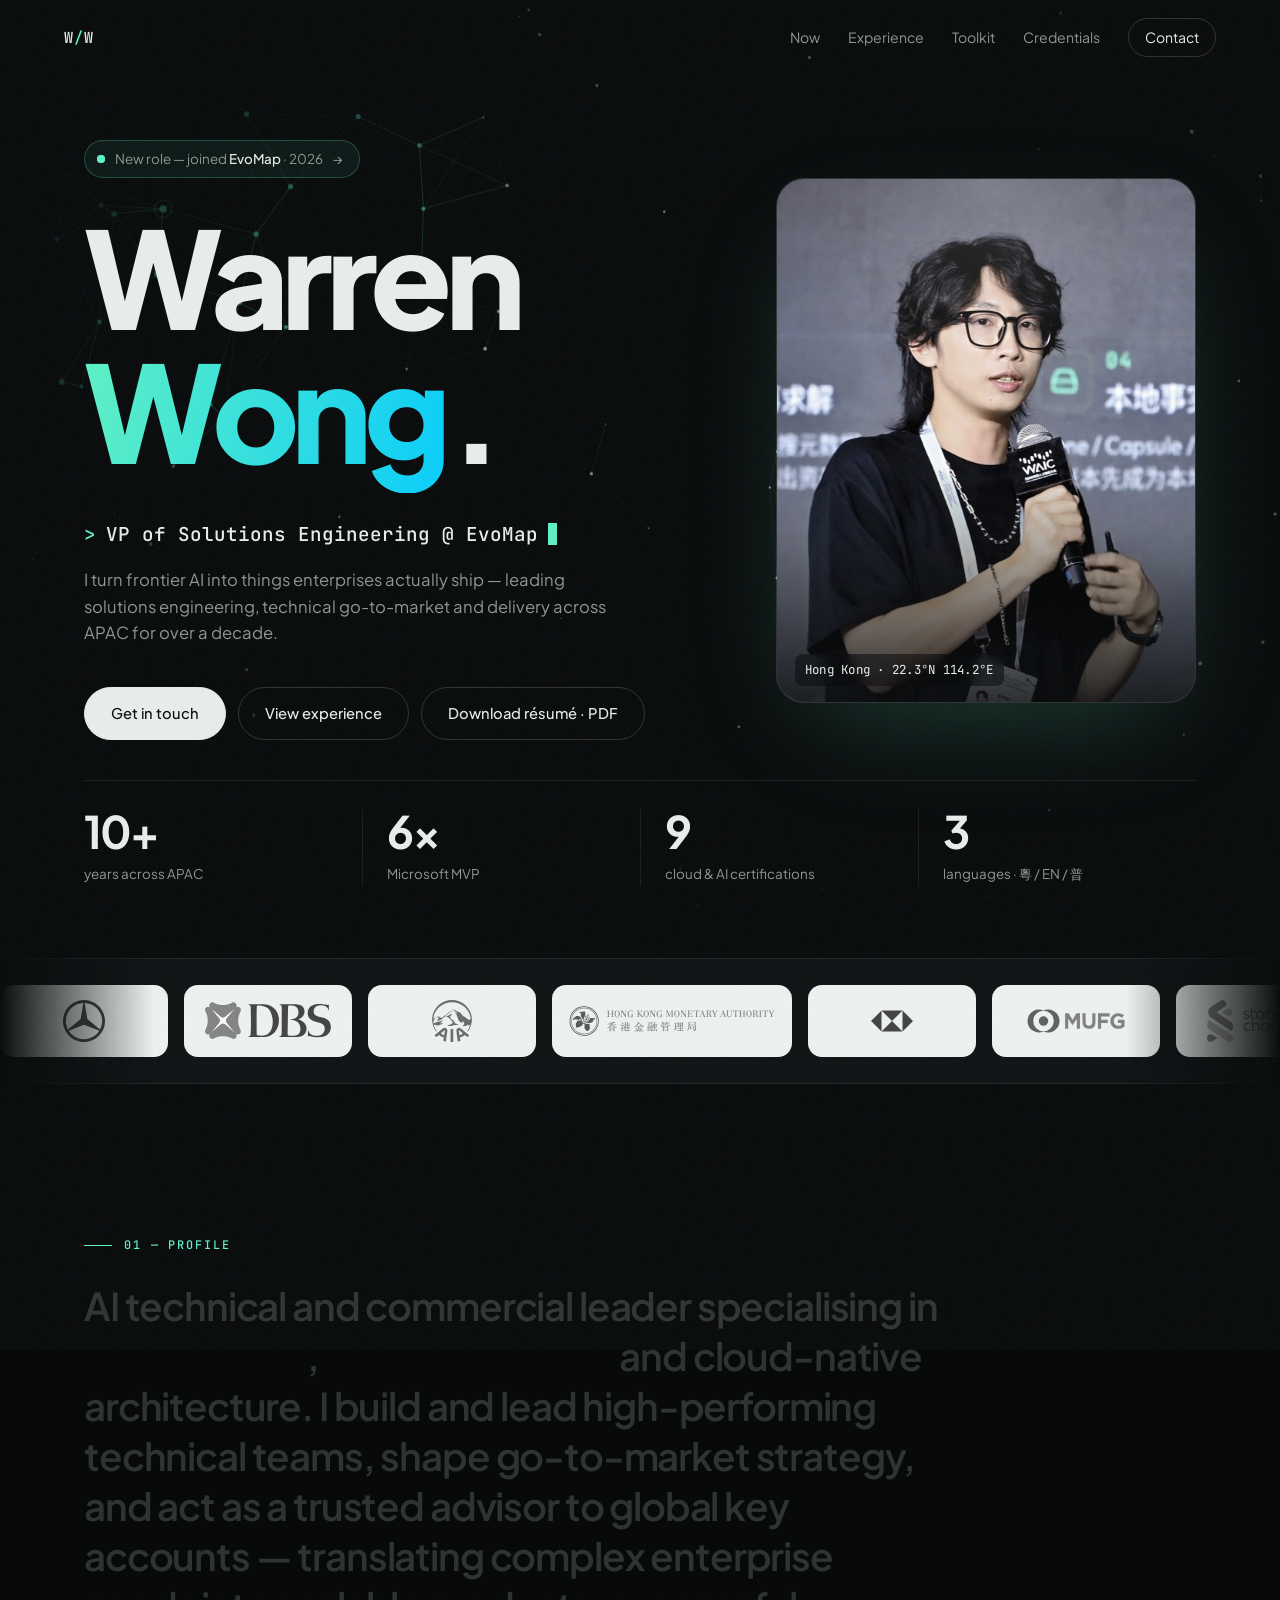
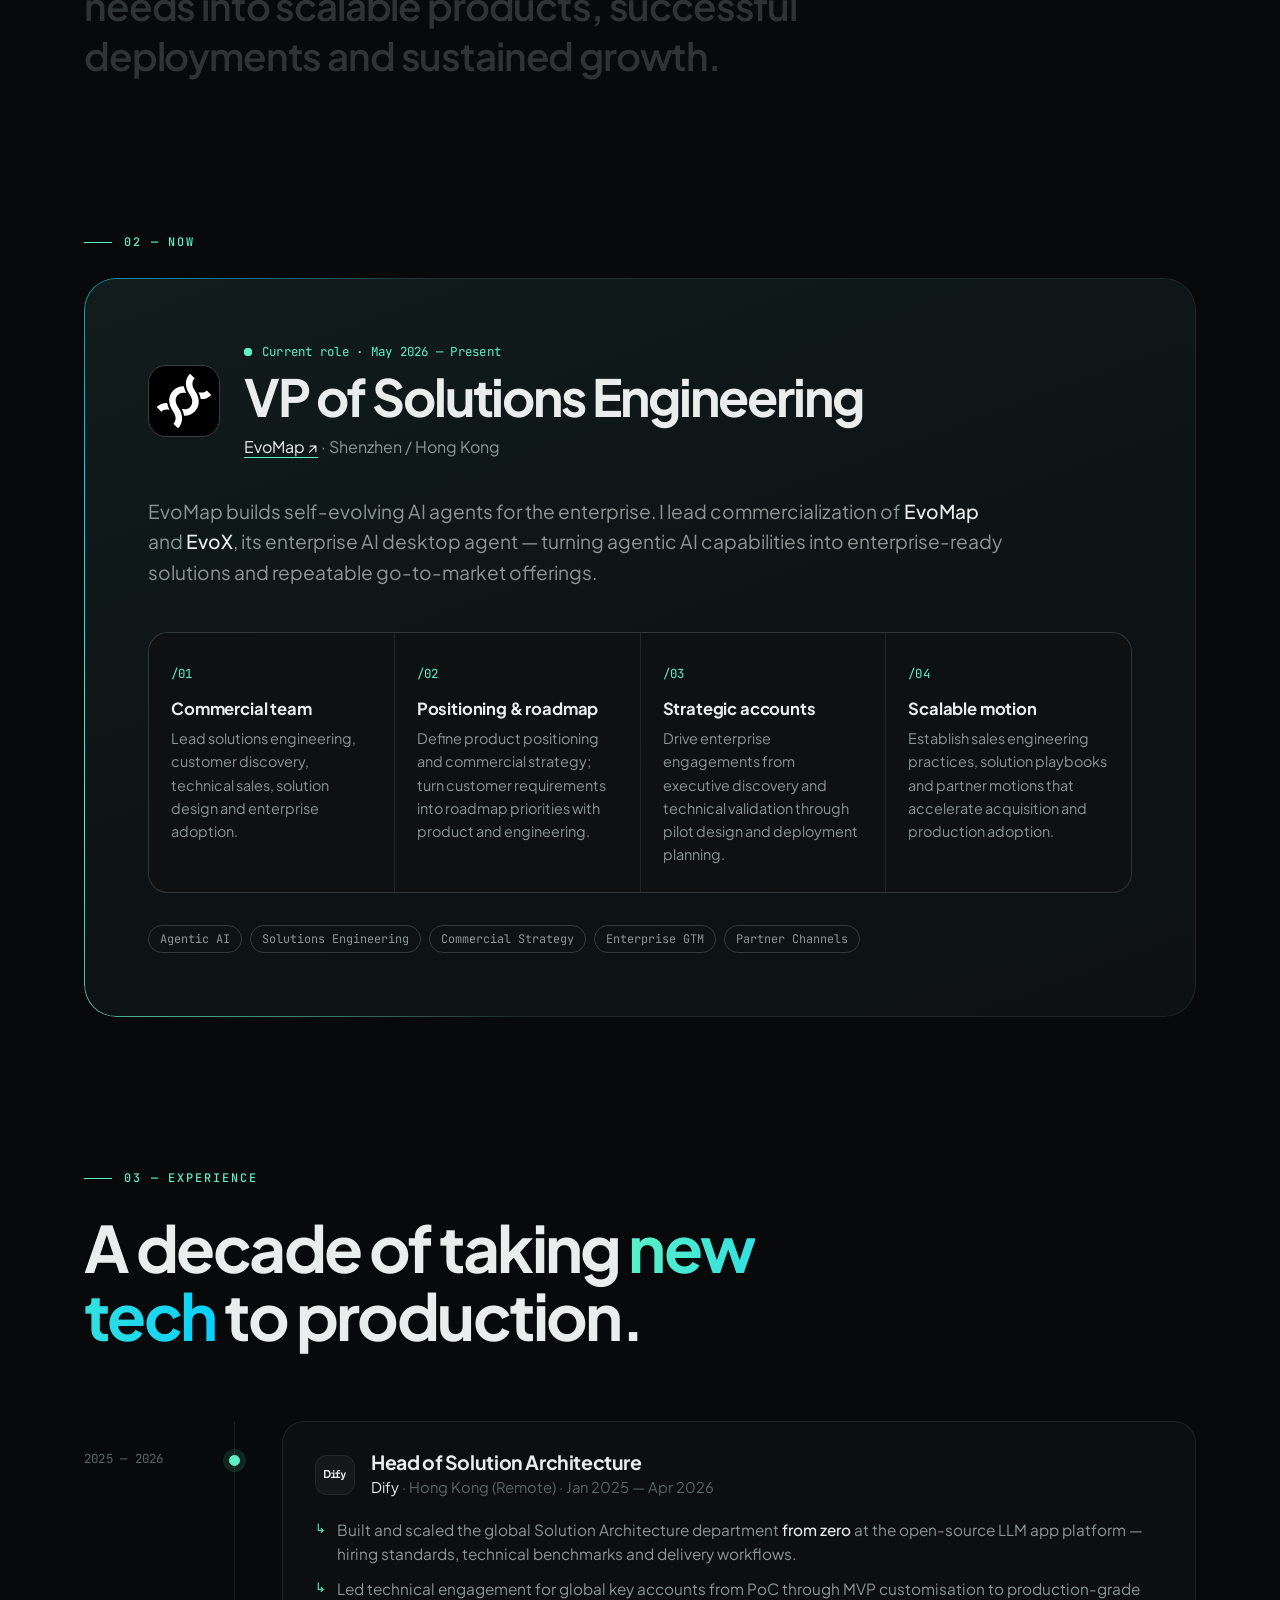
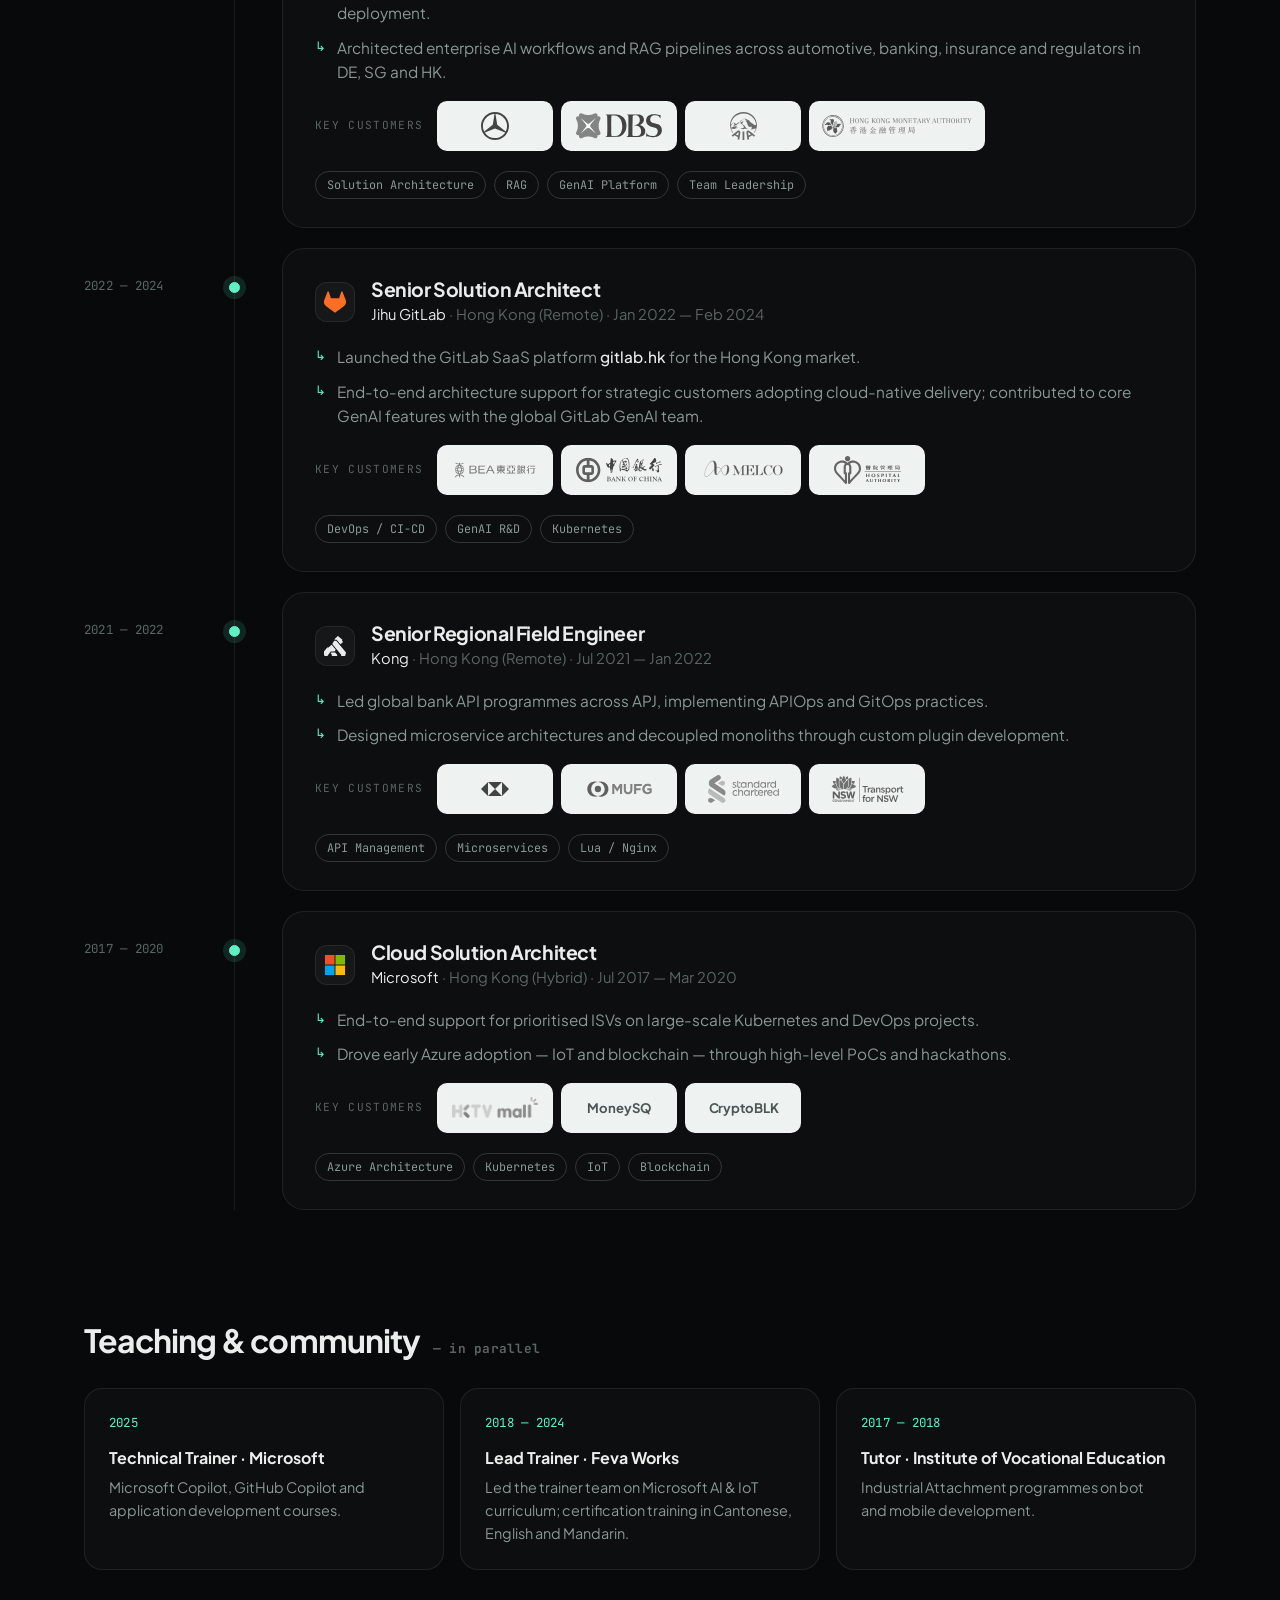
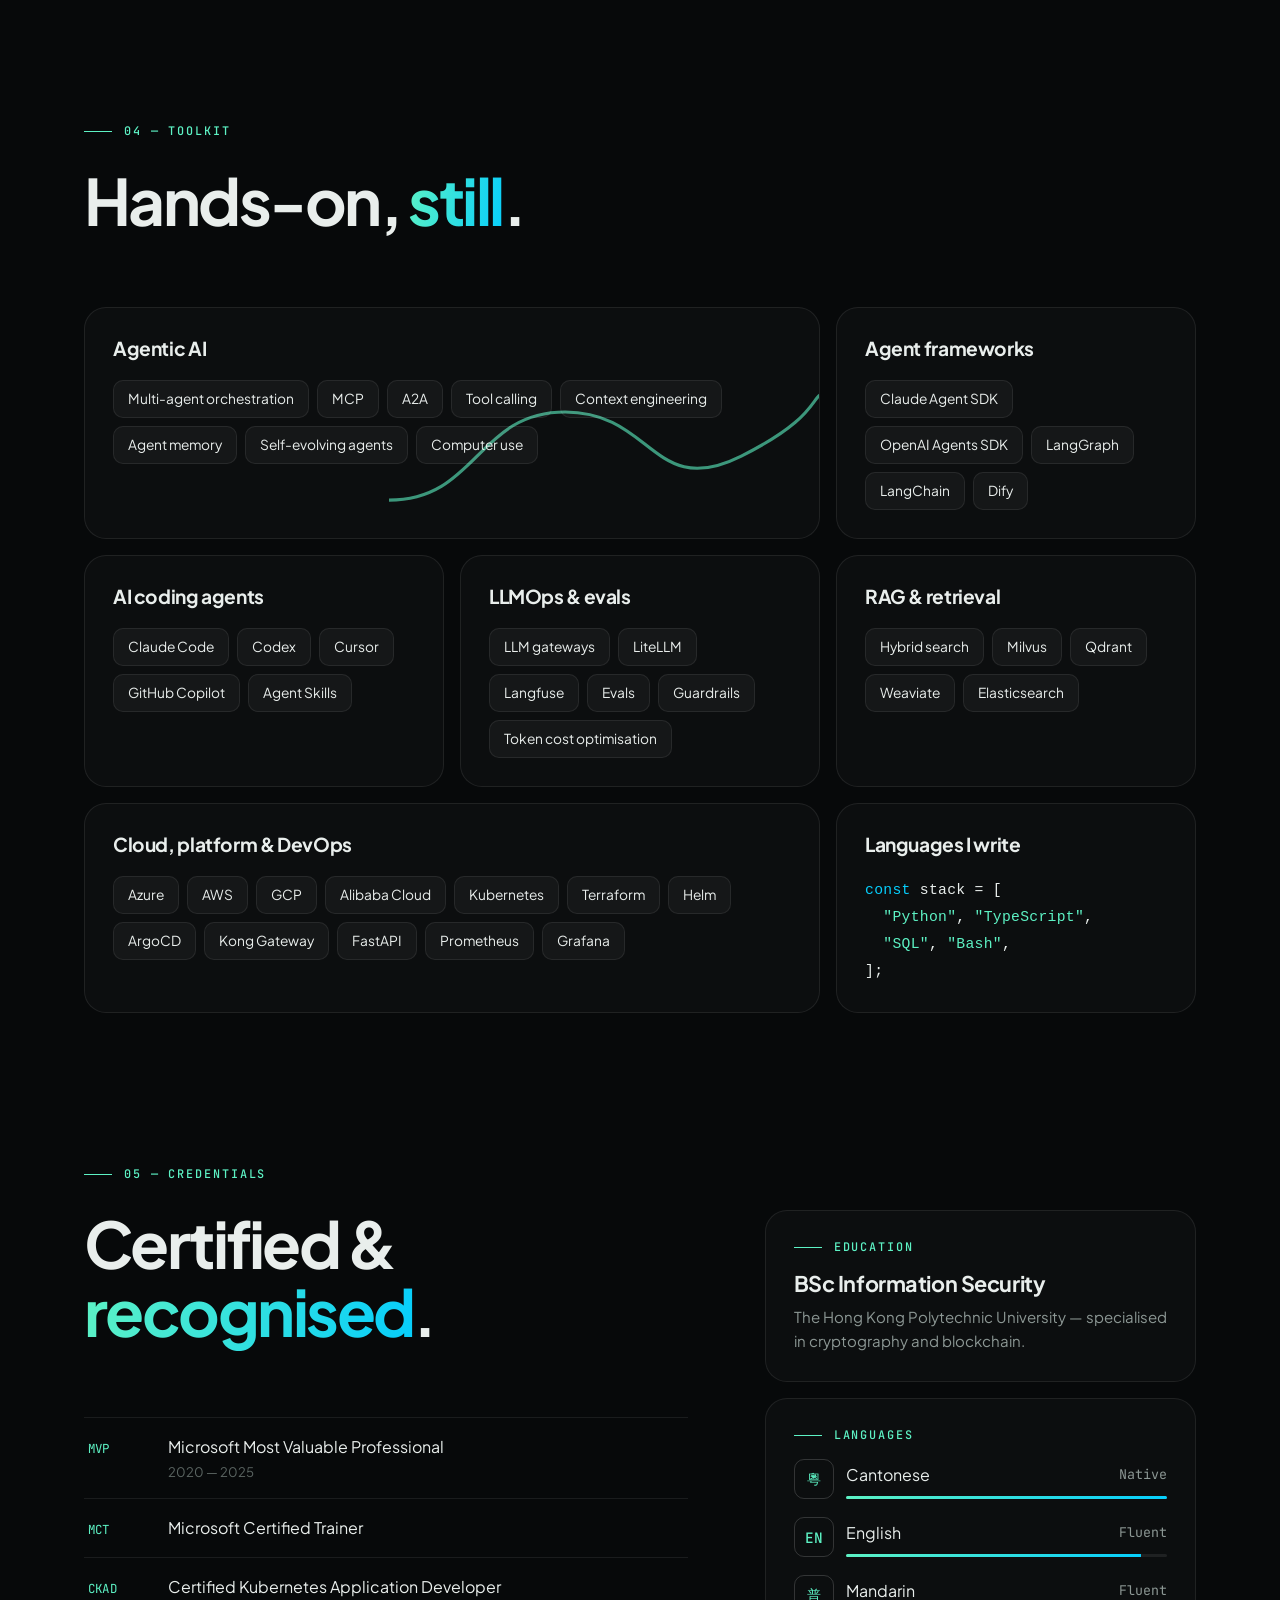
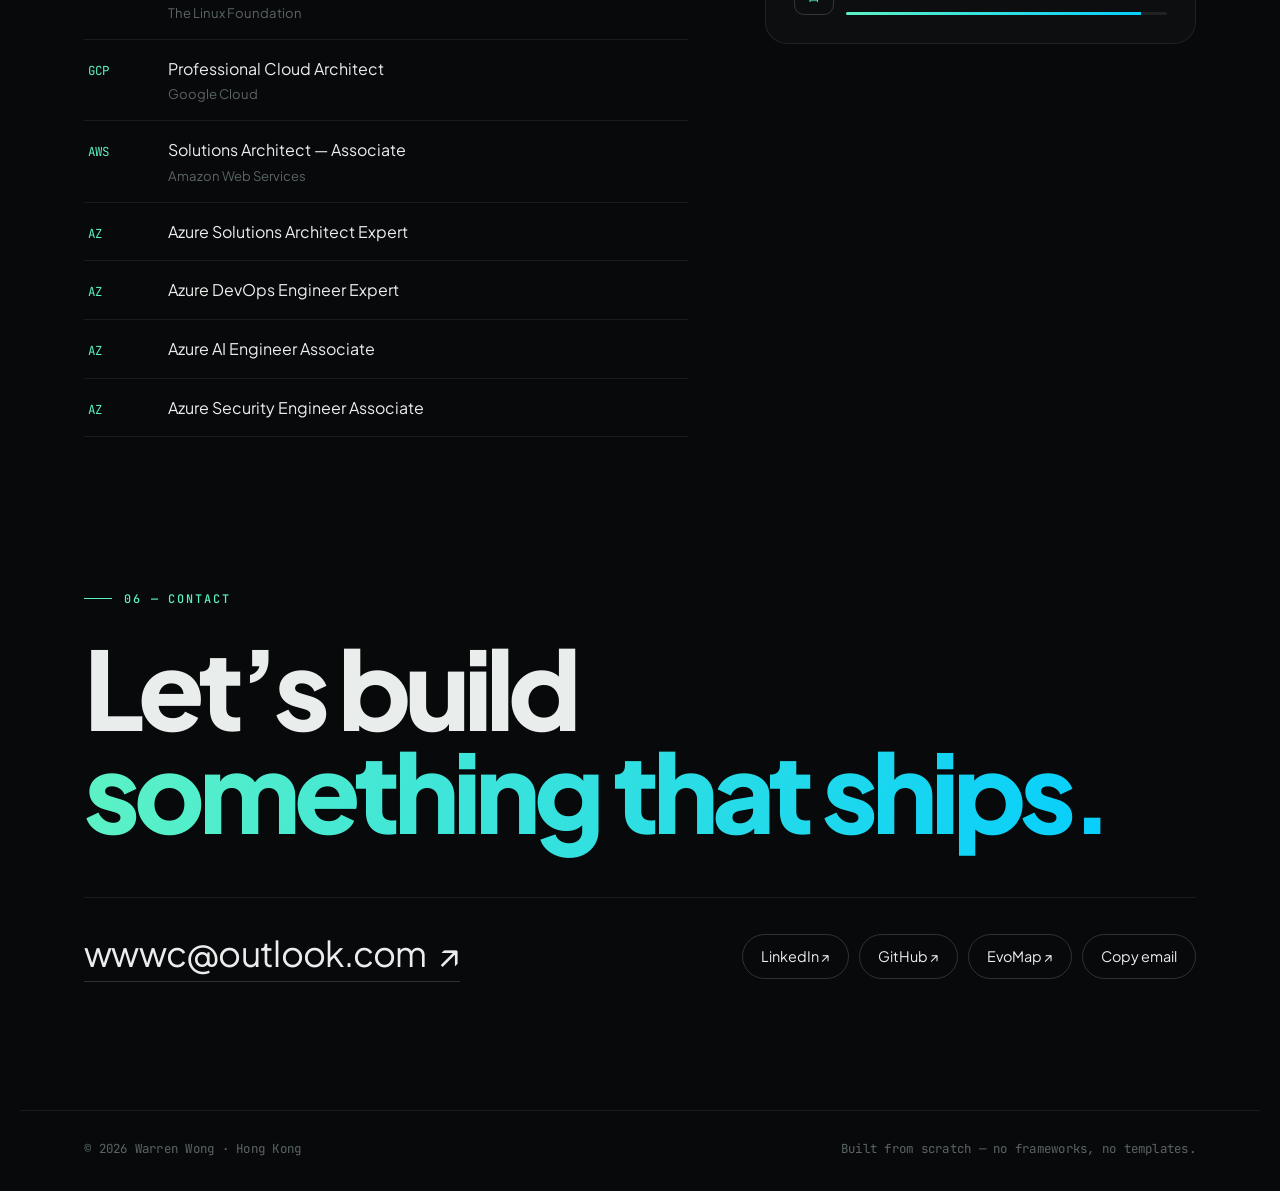
<file: index.html>
<!doctype html>
<html lang="en">
<head>
  <meta charset="utf-8">
  <meta name="viewport" content="width=device-width, initial-scale=1">
  <title>Warren Wong — VP of Solutions Engineering, EvoMap</title>
  <meta name="description" content="Warren Wong — VP of Solutions Engineering at EvoMap. 10+ years across APAC bringing enterprise AI, agentic systems and cloud-native platforms to market.">
  <meta name="theme-color" content="#07090a">
  <meta property="og:type" content="profile">
  <meta property="og:title" content="Warren Wong — VP of Solutions Engineering, EvoMap">
  <meta property="og:description" content="Enterprise AI, agentic systems and cloud-native architecture across APAC.">
  <meta property="og:url" content="https://somethingwentwell.github.io/">
  <meta property="og:image" content="https://somethingwentwell.github.io/assets/img/avatar.jpg">
  <meta name="twitter:card" content="summary">
  <link rel="icon" href="assets/img/favicon.svg" type="image/svg+xml">
  <link rel="preconnect" href="https://fonts.googleapis.com">
  <link rel="preconnect" href="https://fonts.gstatic.com" crossorigin>
  <link href="https://fonts.googleapis.com/css2?family=Plus+Jakarta+Sans:wght@300..800&family=JetBrains+Mono:wght@400;500&display=swap" rel="stylesheet">
  <link rel="stylesheet" href="assets/css/style.css">
  <script type="application/ld+json">
  {
    "@context": "https://schema.org",
    "@type": "Person",
    "name": "Warren Wong",
    "jobTitle": "VP of Solutions Engineering",
    "worksFor": { "@type": "Organization", "name": "EvoMap", "url": "https://evomap.ai" },
    "address": { "@type": "PostalAddress", "addressLocality": "Hong Kong" },
    "alumniOf": "The Hong Kong Polytechnic University",
    "url": "https://somethingwentwell.github.io/",
    "sameAs": ["https://hk.linkedin.com/in/warren-wong", "https://github.com/somethingwentwell"]
  }
  </script>
</head>
<body>
  <div class="grain" aria-hidden="true"></div>
  <div class="cursor-glow" aria-hidden="true"></div>
  <div class="scroll-progress" aria-hidden="true"></div>

  <header class="nav">
    <a href="#top" class="nav__mark" aria-label="Back to top">W<span>/</span>W</a>
    <nav class="nav__links" aria-label="Sections">
      <a href="#now">Now</a>
      <a href="#experience">Experience</a>
      <a href="#toolkit">Toolkit</a>
      <a href="#credentials">Credentials</a>
      <a href="#contact" class="nav__cta">Contact</a>
    </nav>
  </header>

  <main id="top">
    <!-- ───────────── HERO ───────────── -->
    <section class="hero">
      <canvas class="hero__field" aria-hidden="true"></canvas>

      <div class="hero__inner">
        <a class="hero__badge reveal" href="#now" style="--d:0">
          <span class="pulse" aria-hidden="true"></span>
          <span>New role — joined <strong>EvoMap</strong> · 2026</span>
          <span aria-hidden="true">→</span>
        </a>

        <h1 class="hero__name" aria-label="Warren Wong">
          <span class="line"><span class="word" style="--d:1">Warren</span></span>
          <span class="line"><span class="word word--italic" style="--d:2">Wong</span><span class="hero__dot" style="--d:3">.</span></span>
        </h1>

        <div class="hero__meta reveal" style="--d:4">
          <p class="hero__role" data-print-text="VP of Solutions Engineering @ EvoMap · Hong Kong">
            <span class="mono">&gt;</span>
            <span class="scramble" data-phrases='["VP of Solutions Engineering @ EvoMap","Enterprise AI · Agentic systems","Multi-agent systems · MCP · Evals","Building SE teams from zero","Microsoft MVP 2020 — 2025"]'>VP of Solutions Engineering @ EvoMap</span><span class="caret" aria-hidden="true"></span>
          </p>
          <p class="hero__lede">
            I turn frontier AI into things enterprises actually ship — leading solutions engineering,
            technical go-to-market and delivery across APAC for over a decade.
          </p>
        </div>

        <div class="hero__actions reveal" style="--d:5">
          <a class="btn btn--primary magnetic" href="mailto:wwwc@outlook.com"><span>Get in touch</span></a>
          <a class="btn btn--ghost magnetic" href="#experience"><span>View experience</span></a>
          <a class="btn btn--ghost magnetic" href="assets/Warren-Wong-Resume.pdf" download><span>Download résumé · PDF</span></a>
        </div>
      </div>

      <figure class="hero__portrait reveal" style="--d:3">
        <div class="portrait__frame tilt">
          <img src="assets/img/avatar.jpg" alt="Warren Wong speaking on stage at WAIC" width="720" height="720">
          <figcaption class="portrait__tag mono">Hong Kong · 22.3°N 114.2°E</figcaption>
        </div>
      </figure>

      <ul class="hero__stats reveal" style="--d:6">
        <li><b data-count="10" data-suffix="+">10+</b><span>years across APAC</span></li>
        <li><b data-count="6" data-suffix="×">6×</b><span>Microsoft MVP</span></li>
        <li><b data-count="9">9</b><span>cloud &amp; AI certifications</span></li>
        <li><b data-count="3">3</b><span>languages · 粵 / EN / 普</span></li>
      </ul>
    </section>

    <!-- ───────────── MARQUEE ───────────── -->
    <section class="marquee" aria-label="Organisations I've worked with">
      <ul class="marquee__track">
        <li class="marquee__logo" title="Mercedes-Benz"><img src="assets/clients/mercedes.svg" alt="Mercedes-Benz" loading="lazy"></li>
        <li class="marquee__logo" title="DBS"><img src="assets/clients/dbs.svg?v=2" alt="DBS" loading="lazy"></li>
        <li class="marquee__logo" title="AIA"><img src="assets/clients/aia.svg" alt="AIA" loading="lazy"></li>
        <li class="marquee__logo client--wide" title="Hong Kong Monetary Authority"><img src="assets/clients/hkma.svg" alt="Hong Kong Monetary Authority" loading="lazy"></li>
        <li class="marquee__logo" title="HSBC"><img src="assets/clients/hsbc.svg" alt="HSBC" loading="lazy"></li>
        <li class="marquee__logo" title="MUFG"><img src="assets/clients/mufg.svg" alt="MUFG" loading="lazy"></li>
        <li class="marquee__logo" title="Standard Chartered"><img src="assets/clients/standard-chartered.svg" alt="Standard Chartered" loading="lazy"></li>
        <li class="marquee__logo" title="Bank of East Asia"><img src="assets/clients/bea.svg" alt="Bank of East Asia" loading="lazy"></li>
        <li class="marquee__logo" title="Bank of China"><img src="assets/clients/boc.svg" alt="Bank of China" loading="lazy"></li>
        <li class="marquee__logo" title="Hospital Authority"><img src="assets/clients/hospital-authority.svg" alt="Hospital Authority" loading="lazy"></li>
        <li class="marquee__logo" title="Melco Resorts &amp; Entertainment"><img src="assets/clients/melco.png" alt="Melco Resorts &amp; Entertainment" loading="lazy"></li>
        <li class="marquee__logo" title="Transport for NSW"><img src="assets/clients/tfnsw.svg" alt="Transport for NSW" loading="lazy"></li>
        <li class="marquee__logo" title="HKTVmall"><img src="assets/clients/hktvmall.png" alt="HKTVmall" loading="lazy"></li>
      </ul>
    </section>

    <!-- ───────────── ABOUT ───────────── -->
    <section class="about section">
      <p class="eyebrow reveal">01 — Profile</p>
      <p class="about__text reveal" data-split>
        AI technical and commercial leader specialising in <em>enterprise AI</em>, <em>agentic systems</em> and
        cloud-native architecture. I build and lead high-performing technical teams, shape go-to-market strategy,
        and act as a trusted advisor to global key accounts — translating complex enterprise needs into
        scalable products, successful deployments and sustained growth.
      </p>
    </section>

    <!-- ───────────── NOW / EVOMAP ───────────── -->
    <section class="now section" id="now">
      <p class="eyebrow reveal">02 — Now</p>

      <article class="now__card reveal spotlight">
        <div class="now__border" aria-hidden="true"></div>
        <div class="now__head">
          <img class="now__logo" src="assets/logos/evomap-logo.svg" alt="EvoMap logo" width="64" height="64">
          <div>
            <p class="mono now__kicker"><span class="pulse" aria-hidden="true"></span> Current role · May 2026 — Present</p>
            <h2 class="now__title">VP of Solutions Engineering</h2>
            <p class="now__company"><a href="https://evomap.ai" target="_blank" rel="noopener">EvoMap ↗</a> <span>· Shenzhen / Hong Kong</span></p>
          </div>
        </div>

        <p class="now__intro">
          EvoMap builds self-evolving AI agents for the enterprise. I lead commercialization of
          <strong>EvoMap</strong> and <strong>EvoX</strong>, its enterprise AI desktop agent — turning agentic AI
          capabilities into enterprise-ready solutions and repeatable go-to-market offerings.
        </p>

        <ul class="now__grid">
          <li>
            <span class="mono">/01</span>
            <h3>Commercial team</h3>
            <p>Lead solutions engineering, customer discovery, technical sales, solution design and enterprise adoption.</p>
          </li>
          <li>
            <span class="mono">/02</span>
            <h3>Positioning &amp; roadmap</h3>
            <p>Define product positioning and commercial strategy; turn customer requirements into roadmap priorities with product and engineering.</p>
          </li>
          <li>
            <span class="mono">/03</span>
            <h3>Strategic accounts</h3>
            <p>Drive enterprise engagements from executive discovery and technical validation through pilot design and deployment planning.</p>
          </li>
          <li>
            <span class="mono">/04</span>
            <h3>Scalable motion</h3>
            <p>Establish sales engineering practices, solution playbooks and partner motions that accelerate acquisition and production adoption.</p>
          </li>
        </ul>

        <ul class="tags">
          <li>Agentic AI</li><li>Solutions Engineering</li><li>Commercial Strategy</li><li>Enterprise GTM</li><li>Partner Channels</li>
        </ul>
      </article>
    </section>

    <!-- ───────────── EXPERIENCE ───────────── -->
    <section class="experience section" id="experience">
      <p class="eyebrow reveal">03 — Experience</p>
      <h2 class="section__title reveal">A decade of taking <em>new tech</em> to production.</h2>

      <ol class="timeline">
        <li class="timeline__rail" aria-hidden="true"><span></span></li>

        <li class="job reveal">
          <div class="job__when mono">2025 — 2026</div>
          <div class="job__body spotlight">
            <header class="job__head">
              <img src="assets/logos/dify.svg" alt="" width="28" height="28" class="job__logo job__logo--invert">
              <div>
                <h3>Head of Solution Architecture</h3>
                <p class="job__org">Dify <span>· Hong Kong (Remote) · Jan 2025 — Apr 2026</span></p>
              </div>
            </header>
            <ul class="job__points">
              <li>Built and scaled the global Solution Architecture department <strong>from zero</strong> at the open-source LLM app platform — hiring standards, technical benchmarks and delivery workflows.</li>
              <li>Led technical engagement for global key accounts from PoC through MVP customisation to production-grade deployment.</li>
              <li>Architected enterprise AI workflows and RAG pipelines across automotive, banking, insurance and regulators in DE, SG and HK.</li>
            </ul>
            <div class="clients"><p class="mono clients__label">Key customers</p><ul class="clients__list"><li class="client" title="Mercedes-Benz"><img src="assets/clients/mercedes.svg" alt="Mercedes-Benz" loading="lazy"></li><li class="client" title="DBS"><img src="assets/clients/dbs.svg?v=2" alt="DBS" loading="lazy"></li><li class="client" title="AIA"><img src="assets/clients/aia.svg" alt="AIA" loading="lazy"></li><li class="client client--wide" title="Hong Kong Monetary Authority"><img src="assets/clients/hkma.svg" alt="Hong Kong Monetary Authority" loading="lazy"></li></ul></div>
            <ul class="tags"><li>Solution Architecture</li><li>RAG</li><li>GenAI Platform</li><li>Team Leadership</li></ul>
          </div>
        </li>

        <li class="job reveal">
          <div class="job__when mono">2022 — 2024</div>
          <div class="job__body spotlight">
            <header class="job__head">
              <img src="assets/logos/gitlab.svg" alt="" width="28" height="28" class="job__logo">
              <div>
                <h3>Senior Solution Architect</h3>
                <p class="job__org">Jihu GitLab <span>· Hong Kong (Remote) · Jan 2022 — Feb 2024</span></p>
              </div>
            </header>
            <ul class="job__points">
              <li>Launched the GitLab SaaS platform <strong>gitlab.hk</strong> for the Hong Kong market.</li>
              <li>End-to-end architecture support for strategic customers adopting cloud-native delivery; contributed to core GenAI features with the global GitLab GenAI team.</li>
            </ul>
            <div class="clients"><p class="mono clients__label">Key customers</p><ul class="clients__list"><li class="client" title="Bank of East Asia"><img src="assets/clients/bea.svg" alt="Bank of East Asia" loading="lazy"></li><li class="client" title="Bank of China"><img src="assets/clients/boc.svg" alt="Bank of China" loading="lazy"></li><li class="client" title="Melco Resorts &amp; Entertainment"><img src="assets/clients/melco.png" alt="Melco Resorts &amp; Entertainment" loading="lazy"></li><li class="client" title="Hospital Authority"><img src="assets/clients/hospital-authority.svg" alt="Hospital Authority" loading="lazy"></li></ul></div>
            <ul class="tags"><li>DevOps / CI-CD</li><li>GenAI R&amp;D</li><li>Kubernetes</li></ul>
          </div>
        </li>

        <li class="job reveal">
          <div class="job__when mono">2021 — 2022</div>
          <div class="job__body spotlight">
            <header class="job__head">
              <img src="assets/logos/kong.svg" alt="" width="28" height="28" class="job__logo job__logo--invert">
              <div>
                <h3>Senior Regional Field Engineer</h3>
                <p class="job__org">Kong <span>· Hong Kong (Remote) · Jul 2021 — Jan 2022</span></p>
              </div>
            </header>
            <ul class="job__points">
              <li>Led global bank API programmes across APJ, implementing APIOps and GitOps practices.</li>
              <li>Designed microservice architectures and decoupled monoliths through custom plugin development.</li>
            </ul>
            <div class="clients"><p class="mono clients__label">Key customers</p><ul class="clients__list"><li class="client" title="HSBC"><img src="assets/clients/hsbc.svg" alt="HSBC" loading="lazy"></li><li class="client" title="MUFG"><img src="assets/clients/mufg.svg" alt="MUFG" loading="lazy"></li><li class="client" title="Standard Chartered"><img src="assets/clients/standard-chartered.svg" alt="Standard Chartered" loading="lazy"></li><li class="client" title="Transport for NSW"><img src="assets/clients/tfnsw.svg" alt="Transport for NSW" loading="lazy"></li></ul></div>
            <ul class="tags"><li>API Management</li><li>Microservices</li><li>Lua / Nginx</li></ul>
          </div>
        </li>

        <li class="job reveal">
          <div class="job__when mono">2017 — 2020</div>
          <div class="job__body spotlight">
            <header class="job__head">
              <img src="assets/logos/microsoft.svg" alt="" width="28" height="28" class="job__logo">
              <div>
                <h3>Cloud Solution Architect</h3>
                <p class="job__org">Microsoft <span>· Hong Kong (Hybrid) · Jul 2017 — Mar 2020</span></p>
              </div>
            </header>
            <ul class="job__points">
              <li>End-to-end support for prioritised ISVs on large-scale Kubernetes and DevOps projects.</li>
              <li>Drove early Azure adoption — IoT and blockchain — through high-level PoCs and hackathons.</li>
            </ul>
            <div class="clients"><p class="mono clients__label">Key customers</p><ul class="clients__list"><li class="client" title="HKTVmall"><img src="assets/clients/hktvmall.png" alt="HKTVmall" loading="lazy"></li><li class="client client--text" title="MoneySQ"><span>MoneySQ</span></li><li class="client client--text" title="CryptoBLK"><span>CryptoBLK</span></li></ul></div>
            <ul class="tags"><li>Azure Architecture</li><li>Kubernetes</li><li>IoT</li><li>Blockchain</li></ul>
          </div>
        </li>
      </ol>

      <div class="teaching">
        <h3 class="teaching__title reveal">Teaching &amp; community <span class="mono">— in parallel</span></h3>
        <div class="teaching__list">
          <article class="reveal spotlight">
            <p class="mono">2025</p>
            <h4>Technical Trainer · Microsoft</h4>
            <p>Microsoft Copilot, GitHub Copilot and application development courses.</p>
          </article>
          <article class="reveal spotlight">
            <p class="mono">2018 — 2024</p>
            <h4>Lead Trainer · Feva Works</h4>
            <p>Led the trainer team on Microsoft AI &amp; IoT curriculum; certification training in Cantonese, English and Mandarin.</p>
          </article>
          <article class="reveal spotlight">
            <p class="mono">2017 — 2018</p>
            <h4>Tutor · Institute of Vocational Education</h4>
            <p>Industrial Attachment programmes on bot and mobile development.</p>
          </article>
        </div>
      </div>
    </section>

    <!-- ───────────── TOOLKIT ───────────── -->
    <section class="toolkit section" id="toolkit">
      <p class="eyebrow reveal">04 — Toolkit</p>
      <h2 class="section__title reveal">Hands-on, <em>still</em>.</h2>

      <div class="bento">
        <article class="bento__cell bento__cell--wide reveal spotlight">
          <h3>Agentic AI</h3>
          <ul class="chips"><li>Multi-agent orchestration</li><li>MCP</li><li>A2A</li><li>Tool calling</li><li>Context engineering</li><li>Agent memory</li><li>Self-evolving agents</li><li>Computer use</li></ul>
          <svg class="bento__art" viewBox="0 0 200 80" aria-hidden="true"><path d="M0 60 C 40 60, 40 20, 80 20 S 120 60, 160 40 S 190 10, 200 12" /></svg>
        </article>
        <article class="bento__cell reveal spotlight">
          <h3>Agent frameworks</h3>
          <ul class="chips"><li>Claude Agent SDK</li><li>OpenAI Agents SDK</li><li>LangGraph</li><li>LangChain</li><li>Dify</li></ul>
        </article>
        <article class="bento__cell reveal spotlight">
          <h3>AI coding agents</h3>
          <ul class="chips"><li>Claude Code</li><li>Codex</li><li>Cursor</li><li>GitHub Copilot</li><li>Agent Skills</li></ul>
        </article>
        <article class="bento__cell reveal spotlight">
          <h3>LLMOps &amp; evals</h3>
          <ul class="chips"><li>LLM gateways</li><li>LiteLLM</li><li>Langfuse</li><li>Evals</li><li>Guardrails</li><li>Token cost optimisation</li></ul>
        </article>
        <article class="bento__cell reveal spotlight">
          <h3>RAG &amp; retrieval</h3>
          <ul class="chips"><li>Hybrid search</li><li>Milvus</li><li>Qdrant</li><li>Weaviate</li><li>Elasticsearch</li></ul>
        </article>
        <article class="bento__cell bento__cell--wide reveal spotlight">
          <h3>Cloud, platform &amp; DevOps</h3>
          <ul class="chips"><li>Azure</li><li>AWS</li><li>GCP</li><li>Alibaba Cloud</li><li>Kubernetes</li><li>Terraform</li><li>Helm</li><li>ArgoCD</li><li>Kong Gateway</li><li>FastAPI</li><li>Prometheus</li><li>Grafana</li></ul>
        </article>
        <article class="bento__cell bento__cell--code reveal spotlight">
          <h3>Languages I write</h3>
          <pre class="mono" aria-label="Python, TypeScript, SQL, Bash"><code><span class="k">const</span> stack = [
  <span class="s">"Python"</span>, <span class="s">"TypeScript"</span>,
  <span class="s">"SQL"</span>, <span class="s">"Bash"</span>,
];</code></pre>
        </article>
      </div>
    </section>

    <!-- ───────────── CREDENTIALS ───────────── -->
    <section class="credentials section" id="credentials">
      <p class="eyebrow reveal">05 — Credentials</p>

      <div class="creds">
        <div class="creds__col">
          <h2 class="section__title reveal">Certified &amp; <em>recognised</em>.</h2>
          <ul class="certs">
            <li class="reveal"><span class="mono">MVP</span>Microsoft Most Valuable Professional <small>2020 — 2025</small></li>
            <li class="reveal"><span class="mono">MCT</span>Microsoft Certified Trainer</li>
            <li class="reveal"><span class="mono">CKAD</span>Certified Kubernetes Application Developer <small>The Linux Foundation</small></li>
            <li class="reveal"><span class="mono">GCP</span>Professional Cloud Architect <small>Google Cloud</small></li>
            <li class="reveal"><span class="mono">AWS</span>Solutions Architect — Associate <small>Amazon Web Services</small></li>
            <li class="reveal"><span class="mono">AZ</span>Azure Solutions Architect Expert</li>
            <li class="reveal"><span class="mono">AZ</span>Azure DevOps Engineer Expert</li>
            <li class="reveal"><span class="mono">AZ</span>Azure AI Engineer Associate</li>
            <li class="reveal"><span class="mono">AZ</span>Azure Security Engineer Associate</li>
          </ul>
        </div>

        <div class="creds__col creds__side">
          <article class="side-card reveal spotlight">
            <p class="eyebrow">Education</p>
            <h3>BSc Information Security</h3>
            <p>The Hong Kong Polytechnic University — specialised in cryptography and blockchain.</p>
          </article>
          <article class="side-card reveal spotlight">
            <p class="eyebrow">Languages</p>
            <ul class="langs">
              <li><span class="langs__glyph">粵</span><span>Cantonese</span><i style="--w:100%"></i><small>Native</small></li>
              <li><span class="langs__glyph">EN</span><span>English</span><i style="--w:92%"></i><small>Fluent</small></li>
              <li><span class="langs__glyph">普</span><span>Mandarin</span><i style="--w:92%"></i><small>Fluent</small></li>
            </ul>
          </article>
        </div>
      </div>
    </section>

    <!-- ───────────── CONTACT ───────────── -->
    <section class="contact section" id="contact">
      <p class="eyebrow reveal">06 — Contact</p>
      <h2 class="contact__title reveal">
        Let’s build<br><em>something that ships.</em>
      </h2>
      <div class="contact__links reveal">
        <a class="contact__mail magnetic" href="mailto:wwwc@outlook.com">wwwc@outlook.com <span aria-hidden="true">↗</span></a>
        <ul>
          <li><a href="https://hk.linkedin.com/in/warren-wong" target="_blank" rel="noopener">LinkedIn ↗</a></li>
          <li><a href="https://github.com/somethingwentwell" target="_blank" rel="noopener">GitHub ↗</a></li>
          <li><a href="https://evomap.ai" target="_blank" rel="noopener">EvoMap ↗</a></li>
          <li><button type="button" class="copy" data-copy="wwwc@outlook.com">Copy email</button></li>
        </ul>
      </div>
    </section>
  </main>

  <footer class="footer">
    <p class="mono">© <span data-year>2026</span> Warren Wong · Hong Kong</p>
    <p class="mono">Built from scratch — no frameworks, no templates.</p>
  </footer>

  <div class="toast" role="status" aria-live="polite"></div>
  <script src="assets/js/main.js" defer></script>
</body>
</html>
</file>
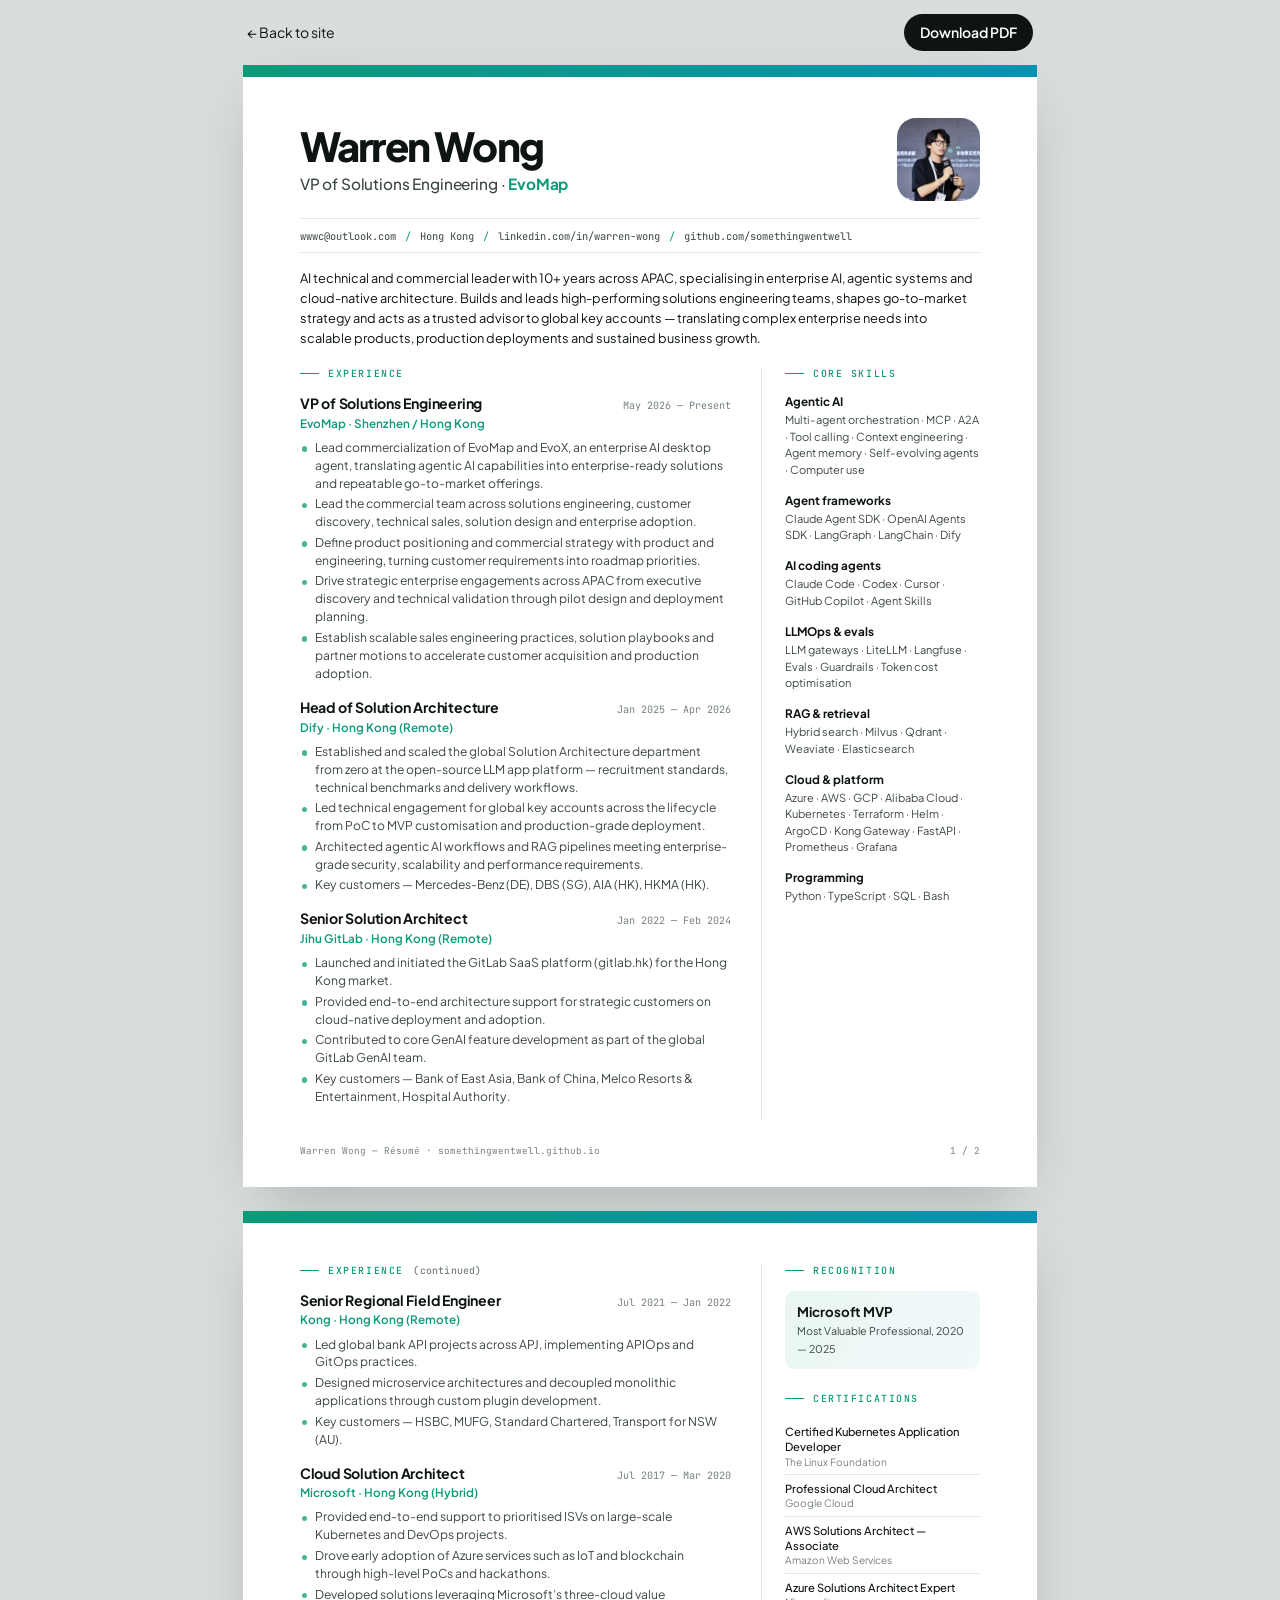
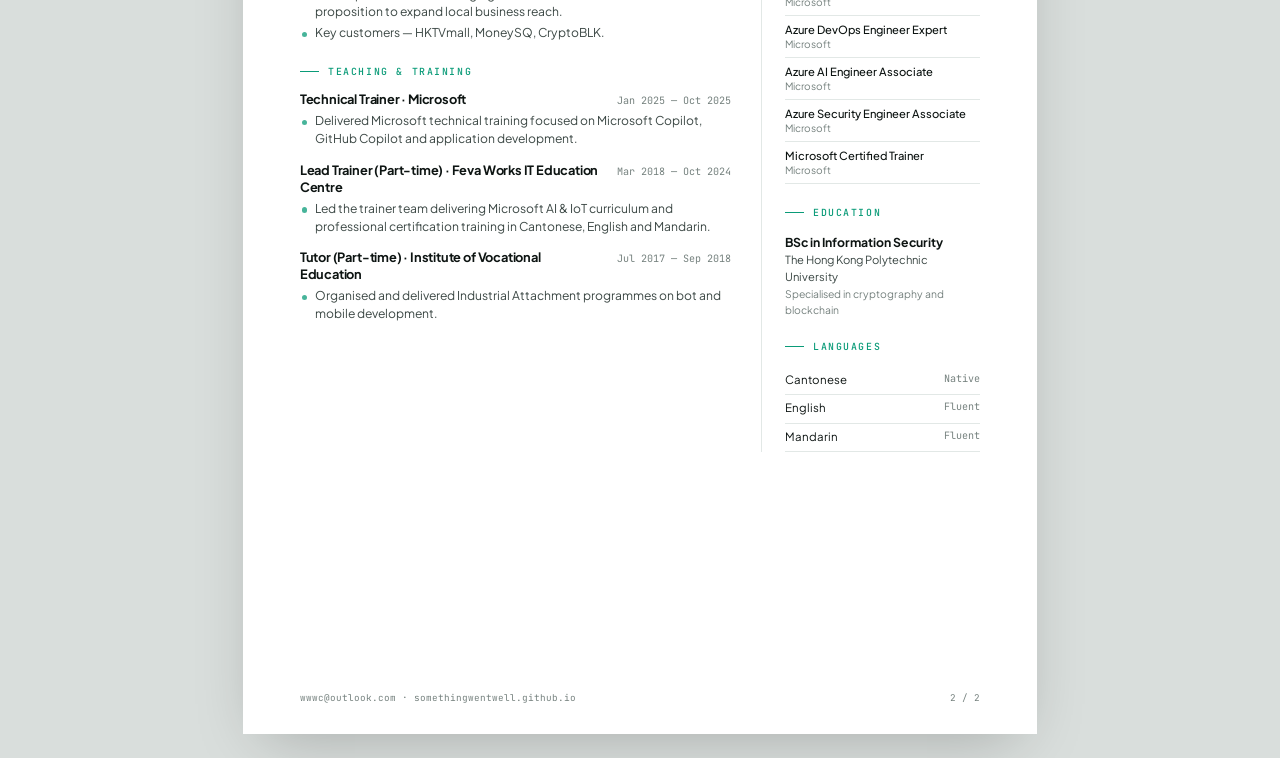
<file: resume.html>
<!doctype html>
<html lang="en">
<head>
  <meta charset="utf-8">
  <meta name="viewport" content="width=device-width, initial-scale=1">
  <title>Warren Wong — Résumé</title>
  <meta name="description" content="Two-page résumé of Warren Wong, VP of Solutions Engineering at EvoMap.">
  <meta name="robots" content="noindex">
  <link rel="icon" href="assets/img/favicon.svg" type="image/svg+xml">
  <link rel="preconnect" href="https://fonts.googleapis.com">
  <link rel="preconnect" href="https://fonts.gstatic.com" crossorigin>
  <link href="https://fonts.googleapis.com/css2?family=Plus+Jakarta+Sans:wght@300..800&family=JetBrains+Mono:wght@400;500&display=swap" rel="stylesheet">
  <link rel="stylesheet" href="assets/css/resume.css">
</head>
<body>
  <div class="toolbar">
    <a href="./">← Back to site</a>
    <a class="toolbar__dl" href="assets/Warren-Wong-Resume.pdf" download>Download PDF</a>
  </div>

  <!-- ───────────── PAGE 1 ───────────── -->
  <section class="page">
    <header class="head">
      <div>
        <h1>Warren Wong</h1>
        <p class="head__role">VP of Solutions Engineering · <strong>EvoMap</strong></p>
      </div>
      <img src="assets/img/avatar.jpg" alt="" class="head__photo">
    </header>
    <ul class="contacts">
      <li><a href="mailto:wwwc@outlook.com">wwwc@outlook.com</a></li>
      <li>Hong Kong</li>
      <li><a href="https://hk.linkedin.com/in/warren-wong">linkedin.com/in/warren-wong</a></li>
      <li><a href="https://github.com/somethingwentwell">github.com/somethingwentwell</a></li>
    </ul>

    <p class="summary">
      AI technical and commercial leader with 10+ years across APAC, specialising in enterprise AI, agentic systems and
      cloud-native architecture. Builds and leads high-performing solutions engineering teams, shapes go-to-market
      strategy and acts as a trusted advisor to global key accounts — translating complex enterprise needs into scalable
      products, production deployments and sustained business growth.
    </p>

    <div class="cols">
      <main>
        <h2>Experience</h2>

        <article class="job">
          <div class="job__top"><h3>VP of Solutions Engineering</h3><span class="date">May 2026 — Present</span></div>
          <p class="org">EvoMap · Shenzhen / Hong Kong</p>
          <ul>
            <li>Lead commercialization of EvoMap and EvoX, an enterprise AI desktop agent, translating agentic AI capabilities into enterprise-ready solutions and repeatable go-to-market offerings.</li>
            <li>Lead the commercial team across solutions engineering, customer discovery, technical sales, solution design and enterprise adoption.</li>
            <li>Define product positioning and commercial strategy with product and engineering, turning customer requirements into roadmap priorities.</li>
            <li>Drive strategic enterprise engagements across APAC from executive discovery and technical validation through pilot design and deployment planning.</li>
            <li>Establish scalable sales engineering practices, solution playbooks and partner motions to accelerate customer acquisition and production adoption.</li>
          </ul>
        </article>

        <article class="job">
          <div class="job__top"><h3>Head of Solution Architecture</h3><span class="date">Jan 2025 — Apr 2026</span></div>
          <p class="org">Dify · Hong Kong (Remote)</p>
          <ul>
            <li>Established and scaled the global Solution Architecture department from zero at the open-source LLM app platform — recruitment standards, technical benchmarks and delivery workflows.</li>
            <li>Led technical engagement for global key accounts across the lifecycle from PoC to MVP customisation and production-grade deployment.</li>
            <li>Architected agentic AI workflows and RAG pipelines meeting enterprise-grade security, scalability and performance requirements.</li>
            <li>Key customers — Mercedes-Benz (DE), DBS (SG), AIA (HK), HKMA (HK).</li>
          </ul>
        </article>

        <article class="job">
          <div class="job__top"><h3>Senior Solution Architect</h3><span class="date">Jan 2022 — Feb 2024</span></div>
          <p class="org">Jihu GitLab · Hong Kong (Remote)</p>
          <ul>
            <li>Launched and initiated the GitLab SaaS platform (gitlab.hk) for the Hong Kong market.</li>
            <li>Provided end-to-end architecture support for strategic customers on cloud-native deployment and adoption.</li>
            <li>Contributed to core GenAI feature development as part of the global GitLab GenAI team.</li>
            <li>Key customers — Bank of East Asia, Bank of China, Melco Resorts &amp; Entertainment, Hospital Authority.</li>
          </ul>
        </article>
      </main>

      <aside>
        <h2>Core skills</h2>
        <div class="skill">
          <h4>Agentic AI</h4>
          <p>Multi-agent orchestration · MCP · A2A · Tool calling · Context engineering · Agent memory · Self-evolving agents · Computer use</p>
        </div>
        <div class="skill">
          <h4>Agent frameworks</h4>
          <p>Claude Agent SDK · OpenAI Agents SDK · LangGraph · LangChain · Dify</p>
        </div>
        <div class="skill">
          <h4>AI coding agents</h4>
          <p>Claude Code · Codex · Cursor · GitHub Copilot · Agent Skills</p>
        </div>
        <div class="skill">
          <h4>LLMOps &amp; evals</h4>
          <p>LLM gateways · LiteLLM · Langfuse · Evals · Guardrails · Token cost optimisation</p>
        </div>
        <div class="skill">
          <h4>RAG &amp; retrieval</h4>
          <p>Hybrid search · Milvus · Qdrant · Weaviate · Elasticsearch</p>
        </div>
        <div class="skill">
          <h4>Cloud &amp; platform</h4>
          <p>Azure · AWS · GCP · Alibaba Cloud · Kubernetes · Terraform · Helm · ArgoCD · Kong Gateway · FastAPI · Prometheus · Grafana</p>
        </div>
        <div class="skill">
          <h4>Programming</h4>
          <p>Python · TypeScript · SQL · Bash</p>
        </div>
      </aside>
    </div>
    <footer class="pfoot"><span>Warren Wong — Résumé · somethingwentwell.github.io</span><span>1 / 2</span></footer>
  </section>

  <!-- ───────────── PAGE 2 ───────────── -->
  <section class="page">
    <div class="cols">
      <main>
        <h2>Experience <span>(continued)</span></h2>

        <article class="job">
          <div class="job__top"><h3>Senior Regional Field Engineer</h3><span class="date">Jul 2021 — Jan 2022</span></div>
          <p class="org">Kong · Hong Kong (Remote)</p>
          <ul>
            <li>Led global bank API projects across APJ, implementing APIOps and GitOps practices.</li>
            <li>Designed microservice architectures and decoupled monolithic applications through custom plugin development.</li>
            <li>Key customers — HSBC, MUFG, Standard Chartered, Transport for NSW (AU).</li>
          </ul>
        </article>

        <article class="job">
          <div class="job__top"><h3>Cloud Solution Architect</h3><span class="date">Jul 2017 — Mar 2020</span></div>
          <p class="org">Microsoft · Hong Kong (Hybrid)</p>
          <ul>
            <li>Provided end-to-end support to prioritised ISVs on large-scale Kubernetes and DevOps projects.</li>
            <li>Drove early adoption of Azure services such as IoT and blockchain through high-level PoCs and hackathons.</li>
            <li>Developed solutions leveraging Microsoft’s three-cloud value proposition to expand local business reach.</li>
            <li>Key customers — HKTVmall, MoneySQ, CryptoBLK.</li>
          </ul>
        </article>

        <h2 class="gap">Teaching &amp; training</h2>

        <article class="job job--compact">
          <div class="job__top"><h3>Technical Trainer · Microsoft</h3><span class="date">Jan 2025 — Oct 2025</span></div>
          <ul><li>Delivered Microsoft technical training focused on Microsoft Copilot, GitHub Copilot and application development.</li></ul>
        </article>
        <article class="job job--compact">
          <div class="job__top"><h3>Lead Trainer (Part-time) · Feva Works IT Education Centre</h3><span class="date">Mar 2018 — Oct 2024</span></div>
          <ul><li>Led the trainer team delivering Microsoft AI &amp; IoT curriculum and professional certification training in Cantonese, English and Mandarin.</li></ul>
        </article>
        <article class="job job--compact">
          <div class="job__top"><h3>Tutor (Part-time) · Institute of Vocational Education</h3><span class="date">Jul 2017 — Sep 2018</span></div>
          <ul><li>Organised and delivered Industrial Attachment programmes on bot and mobile development.</li></ul>
        </article>
      </main>

      <aside>
        <h2>Recognition</h2>
        <div class="badge">
          <b>Microsoft MVP</b>
          <span>Most Valuable Professional, 2020 — 2025</span>
        </div>

        <h2 class="gap">Certifications</h2>
        <ul class="certs">
          <li>Certified Kubernetes Application Developer <small>The Linux Foundation</small></li>
          <li>Professional Cloud Architect <small>Google Cloud</small></li>
          <li>AWS Solutions Architect — Associate <small>Amazon Web Services</small></li>
          <li>Azure Solutions Architect Expert <small>Microsoft</small></li>
          <li>Azure DevOps Engineer Expert <small>Microsoft</small></li>
          <li>Azure AI Engineer Associate <small>Microsoft</small></li>
          <li>Azure Security Engineer Associate <small>Microsoft</small></li>
          <li>Microsoft Certified Trainer <small>Microsoft</small></li>
        </ul>

        <h2 class="gap">Education</h2>
        <div class="edu">
          <b>BSc in Information Security</b>
          <span>The Hong Kong Polytechnic University</span>
          <small>Specialised in cryptography and blockchain</small>
        </div>

        <h2 class="gap">Languages</h2>
        <ul class="langs">
          <li><span>Cantonese</span><small>Native</small></li>
          <li><span>English</span><small>Fluent</small></li>
          <li><span>Mandarin</span><small>Fluent</small></li>
        </ul>
      </aside>
    </div>
    <footer class="pfoot"><span>wwwc@outlook.com · somethingwentwell.github.io</span><span>2 / 2</span></footer>
  </section>
</body>
</html>
</file>
<file: assets/css/style.css>
/* ──────────────────────────────────────────────
   Warren Wong — personal site
   Dark ink, mint signal, clean modern sans.
   ────────────────────────────────────────────── */

:root {
  --ink: #07090a;
  --ink-2: #0d1112;
  --panel: rgba(255, 255, 255, 0.025);
  --line: rgba(255, 255, 255, 0.08);
  --line-strong: rgba(255, 255, 255, 0.16);
  --text: #e9eeec;
  --muted: #8c9794;
  --dim: #5b6562;
  --mint: #5df2c4;
  --cyan: #06cefc;
  --mint-soft: rgba(93, 242, 196, 0.12);

  --display: "Plus Jakarta Sans", ui-sans-serif, system-ui, sans-serif;
  --sans: "Plus Jakarta Sans", ui-sans-serif, system-ui, sans-serif;
  --mono: "JetBrains Mono", ui-monospace, monospace;
  --grad: linear-gradient(100deg, var(--mint), var(--cyan));

  --gutter: clamp(16px, 5vw, 72px);
  --max: 1240px;
  --ease: cubic-bezier(0.22, 1, 0.36, 1);
}

*, *::before, *::after { box-sizing: border-box; }
html { scroll-behavior: smooth; -webkit-text-size-adjust: 100%; }
body {
  margin: 0;
  background: var(--ink);
  color: var(--text);
  font: 400 16px/1.6 var(--sans);
  -webkit-font-smoothing: antialiased;
  overflow-x: hidden;
}
img { display: block; max-width: 100%; height: auto; }
a { color: inherit; text-decoration: none; }
ul, ol { list-style: none; margin: 0; padding: 0; }
h1, h2, h3, h4, p { margin: 0; }
button { font: inherit; color: inherit; cursor: pointer; }
em { font-style: normal; color: var(--mint); background: var(--grad); -webkit-background-clip: text; background-clip: text; -webkit-text-fill-color: transparent; }
::selection { background: var(--mint); color: var(--ink); }
:focus-visible { outline: 2px solid var(--mint); outline-offset: 3px; border-radius: 4px; }

.mono { font-family: var(--mono); font-size: 0.78rem; letter-spacing: 0.02em; }

/* ── ambient layers ── */
.grain {
  position: fixed; inset: -50%; z-index: 100; pointer-events: none; opacity: 0.06;
  background-image: url("data:image/svg+xml,%3Csvg xmlns='http://www.w3.org/2000/svg' width='160' height='160'%3E%3Cfilter id='n'%3E%3CfeTurbulence type='fractalNoise' baseFrequency='.9' numOctaves='3' stitchTiles='stitch'/%3E%3C/filter%3E%3Crect width='100%25' height='100%25' filter='url(%23n)'/%3E%3C/svg%3E");
  animation: grain 1.2s steps(6) infinite;
}
@keyframes grain {
  0% { transform: translate(0, 0); } 20% { transform: translate(-3%, 2%); }
  40% { transform: translate(2%, -4%); } 60% { transform: translate(-4%, 1%); }
  80% { transform: translate(3%, 3%); } 100% { transform: translate(0, 0); }
}
.cursor-glow {
  position: fixed; left: 0; top: 0; width: 560px; height: 560px; z-index: 0;
  margin: -280px 0 0 -280px; pointer-events: none; border-radius: 50%;
  background: radial-gradient(circle, rgba(93, 242, 196, 0.07), transparent 60%);
  transform: translate3d(var(--mx, -999px), var(--my, -999px), 0);
  transition: opacity 0.4s;
}
.scroll-progress {
  position: fixed; top: 0; left: 0; right: 0; height: 2px; z-index: 60;
  background: linear-gradient(90deg, var(--mint), var(--cyan));
  transform-origin: 0 50%; transform: scaleX(var(--p, 0));
}

/* ── nav ── */
.nav {
  position: fixed; top: 0; left: 0; right: 0; z-index: 50;
  display: flex; align-items: center; justify-content: space-between;
  padding: 18px var(--gutter);
  transition: background 0.4s, backdrop-filter 0.4s, padding 0.4s;
}
.nav.is-scrolled {
  background: rgba(7, 9, 10, 0.7); backdrop-filter: blur(14px) saturate(140%);
  -webkit-backdrop-filter: blur(14px) saturate(140%);
  padding-top: 12px; padding-bottom: 12px; border-bottom: 1px solid var(--line);
}
.nav__mark { font: 500 0.95rem var(--mono); letter-spacing: 0.06em; }
.nav__mark span { color: var(--mint); }
.nav__links { display: flex; gap: 28px; align-items: center; font-size: 0.88rem; color: var(--muted); }
.nav__links a { position: relative; transition: color 0.25s; }
.nav__links a:not(.nav__cta)::after {
  content: ""; position: absolute; left: 0; right: 0; bottom: -4px; height: 1px; background: var(--mint);
  transform: scaleX(0); transform-origin: right; transition: transform 0.4s var(--ease);
}
.nav__links a:hover { color: var(--text); }
.nav__links a:hover::after, .nav__links a.is-active::after { transform: scaleX(1); transform-origin: left; }
.nav__links a.is-active { color: var(--text); }
.nav__cta { padding: 7px 16px; border: 1px solid var(--line-strong); border-radius: 999px; color: var(--text); }
.nav__cta:hover { border-color: var(--mint); color: var(--mint) !important; }

/* ── layout ── */
.section { position: relative; z-index: 1; max-width: var(--max); margin: 0 auto; padding: clamp(80px, 12vw, 160px) var(--gutter) 0; }
.eyebrow {
  font: 500 0.74rem var(--mono); text-transform: uppercase; letter-spacing: 0.16em; color: var(--mint);
  margin-bottom: 28px; display: flex; align-items: center; gap: 12px;
}
.eyebrow::before { content: ""; width: 28px; height: 1px; background: currentColor; }
.section__title {
  font: 700 clamp(2.2rem, 5vw, 4rem)/1.05 var(--display); letter-spacing: -0.04em;
  max-width: 16ch; margin-bottom: clamp(40px, 6vw, 72px);
}

/* ── hero ── */
.hero {
  position: relative; min-height: 100svh; max-width: var(--max); margin: 0 auto;
  padding: 140px var(--gutter) 48px;
  display: grid; grid-template-columns: 1.35fr 1fr; grid-template-rows: 1fr auto; gap: 40px 56px; align-items: center;
}
.hero__field {
  position: absolute; inset: 0 calc(50% - 50vw); width: 100vw; height: 100%; z-index: 0;
  -webkit-mask-image: radial-gradient(ellipse 80% 70% at 60% 45%, #000 30%, transparent 80%);
          mask-image: radial-gradient(ellipse 80% 70% at 60% 45%, #000 30%, transparent 80%);
}
.hero__inner, .hero__portrait, .hero__stats { position: relative; z-index: 1; }

.hero__badge {
  display: inline-flex; align-items: center; gap: 10px; margin-bottom: 36px;
  padding: 7px 16px 7px 12px; border-radius: 999px; font-size: 0.84rem; color: var(--muted);
  background: rgba(93, 242, 196, 0.06); border: 1px solid rgba(93, 242, 196, 0.25);
  transition: border-color 0.3s, color 0.3s, transform 0.3s var(--ease);
}
.hero__badge strong { color: var(--text); font-weight: 500; }
.hero__badge:hover { border-color: var(--mint); color: var(--text); transform: translateY(-2px); }
.pulse { width: 8px; height: 8px; border-radius: 50%; background: var(--mint); position: relative; flex: none; display: inline-block; }
.pulse::after {
  content: ""; position: absolute; inset: 0; border-radius: 50%; background: var(--mint);
  animation: pulse 2s var(--ease) infinite;
}
@keyframes pulse { from { transform: scale(1); opacity: 0.7; } to { transform: scale(3.2); opacity: 0; } }

.hero__name {
  font: 800 clamp(3.6rem, 10.5vw, 9rem)/0.92 var(--display); letter-spacing: -0.055em; margin-bottom: 36px;
}
.hero__name .line { display: block; overflow: hidden; padding-bottom: 0.2em; margin-bottom: -0.12em; }
.hero__name .word {
  display: inline-block; transform: translateY(110%) rotate(4deg); transform-origin: 0 100%;
  animation: rise 1.2s var(--ease) forwards; animation-delay: calc(var(--d) * 0.12s + 0.15s);
}
.hero__name .word--italic { background: var(--grad); -webkit-background-clip: text; background-clip: text; -webkit-text-fill-color: transparent; padding: 0 0.04em 0.16em 0; margin-bottom: -0.16em; }
.hero__dot {
  display: inline-block; color: var(--text); opacity: 0; transform: scale(0);
  animation: pop 0.7s var(--ease) forwards; animation-delay: 0.85s;
}
@keyframes rise { to { transform: translateY(0) rotate(0); } }
@keyframes pop { to { opacity: 1; transform: scale(1); } }

.hero__role { font: 500 clamp(1rem, 1.7vw, 1.2rem) var(--mono); color: var(--text); display: flex; gap: 10px; align-items: center; min-height: 1.6em; margin-bottom: 18px; }
.hero__role .mono { color: var(--mint); font-size: inherit; }
.caret { width: 9px; height: 1.15em; background: var(--mint); animation: blink 1s steps(2) infinite; }
@keyframes blink { 50% { opacity: 0; } }
.scramble .glyph { color: var(--mint); opacity: 0.7; }
.hero__lede { max-width: 46ch; color: var(--muted); font-size: clamp(1rem, 1.3vw, 1.12rem); }

.hero__actions { display: flex; flex-wrap: wrap; gap: 12px; margin-top: 40px; }
.btn {
  position: relative; display: inline-flex; align-items: center; padding: 14px 26px; border-radius: 999px;
  font-size: 0.92rem; font-weight: 500; border: 1px solid var(--line-strong); background: none; overflow: hidden;
  transition: border-color 0.3s, color 0.3s;
}
.btn span { position: relative; z-index: 1; }
.btn::before {
  content: ""; position: absolute; inset: 0; border-radius: inherit; background: var(--mint);
  transform: translateY(101%); transition: transform 0.5s var(--ease);
}
.btn:hover::before { transform: translateY(0); }
.btn:hover { color: var(--ink); border-color: var(--mint); }
.btn--primary { background: var(--text); color: var(--ink); border-color: var(--text); }

.hero__portrait { margin: 0; justify-self: end; width: 100%; max-width: 420px; perspective: 1000px; }
.portrait__frame {
  position: relative; border-radius: 28px; overflow: hidden; aspect-ratio: 4 / 5;
  border: 1px solid var(--line-strong); transform-style: preserve-3d;
  transform: rotateX(var(--rx, 0)) rotateY(var(--ry, 0)); transition: transform 0.6s var(--ease);
  box-shadow: 0 40px 120px -40px rgba(93, 242, 196, 0.25);
}
.portrait__frame img { width: 100%; height: 100%; object-fit: cover; object-position: 50% 30%; filter: grayscale(0.25) contrast(1.05); transform: scale(1.06); }
.portrait__frame::after {
  content: ""; position: absolute; inset: 0; pointer-events: none;
  background:
    radial-gradient(circle at var(--gx, 50%) var(--gy, 0%), rgba(255, 255, 255, 0.18), transparent 45%),
    linear-gradient(180deg, transparent 55%, rgba(7, 9, 10, 0.85));
}
.portrait__tag {
  position: absolute; left: 18px; bottom: 16px; z-index: 2; color: var(--text);
  padding: 6px 10px; border-radius: 8px; background: rgba(7, 9, 10, 0.55); backdrop-filter: blur(6px);
}

.hero__stats {
  grid-column: 1 / -1; display: grid; grid-template-columns: repeat(4, 1fr);
  border-top: 1px solid var(--line); padding-top: 28px;
}
.hero__stats li { padding-right: 20px; }
.hero__stats li + li { padding-left: 24px; border-left: 1px solid var(--line); }
.hero__stats b { display: block; font: 700 clamp(2rem, 3.6vw, 2.8rem)/1 var(--display); letter-spacing: -0.04em; margin-bottom: 6px; }
.hero__stats span { font-size: 0.84rem; color: var(--muted); }

/* ── reveal ── */
.reveal { opacity: 0; transform: translateY(28px); filter: blur(6px); transition: opacity 1s var(--ease), transform 1s var(--ease), filter 1s var(--ease); transition-delay: calc(var(--d, 0) * 0.1s); }
.reveal.is-in { opacity: 1; transform: none; filter: none; }
.hero .reveal { transition-delay: calc(var(--d, 0) * 0.12s + 0.2s); }

/* ── marquee ── */
.marquee {
  position: relative; z-index: 1; overflow: hidden; padding: 26px 0; margin-top: 24px;
  border-block: 1px solid var(--line); background: var(--ink-2);
  -webkit-mask-image: linear-gradient(90deg, transparent, #000 12%, #000 88%, transparent);
          mask-image: linear-gradient(90deg, transparent, #000 12%, #000 88%, transparent);
}
.marquee__track {
  display: flex; width: max-content; gap: 16px; align-items: center; margin: 0; padding: 0 16px 0 0;
  animation: marquee 60s linear infinite;
}
.marquee:hover .marquee__track { animation-play-state: paused; }

/* customer logos sit on light tiles so every brand mark stays legible on the dark page */
.marquee__logo, .client {
  flex: none; display: flex; align-items: center; justify-content: center; border-radius: 14px;
  background: #eef2f1; border: 1px solid rgba(255, 255, 255, 0.12);
  transition: background 0.35s, transform 0.4s var(--ease), box-shadow 0.4s;
}
.marquee__logo { width: 168px; height: 72px; padding: 14px 20px; }
.marquee__logo img, .client img {
  width: 100%; height: 100%; min-width: 0; object-fit: contain;
  filter: grayscale(1) contrast(1.1); opacity: 0.72; transition: filter 0.35s, opacity 0.35s;
}
.marquee__logo:hover, .client:hover { background: #fff; transform: translateY(-3px); box-shadow: 0 12px 30px -12px rgba(93, 242, 196, 0.45); }
.marquee__logo:hover img, .client:hover img { filter: none; opacity: 1; }

.clients { display: flex; align-items: center; flex-wrap: wrap; gap: 10px 14px; margin: -4px 0 20px; }
.clients__label { color: var(--dim); font-size: 0.7rem; text-transform: uppercase; letter-spacing: 0.12em; }
.clients__list { display: flex; flex-wrap: wrap; gap: 8px; }
.client { width: 116px; height: 50px; padding: 10px 14px; border-radius: 10px; }
.client--wide { width: 176px; padding: 8px 12px; }
.marquee__logo.client--wide { width: 240px; padding: 12px 16px; }
.client--text span { font: 700 0.82rem var(--sans); color: #4b5553; letter-spacing: -0.01em; }
.client--text:hover span { color: #0d1412; }
@keyframes marquee { to { transform: translateX(-50%); } }

/* ── about ── */
.about__text { font: 600 clamp(1.5rem, 3vw, 2.5rem)/1.3 var(--display); letter-spacing: -0.03em; max-width: 32ch; }
.about__text .w { opacity: 0.18; transition: opacity 0.5s; }
.about__text .w.on { opacity: 1; }

/* ── spotlight cards (mouse-following highlight) ── */
.spotlight { position: relative; isolation: isolate; }
.spotlight::before {
  content: ""; position: absolute; inset: 0; border-radius: inherit; z-index: -1; pointer-events: none; opacity: 0;
  background: radial-gradient(420px circle at var(--sx, 50%) var(--sy, 50%), rgba(93, 242, 196, 0.09), transparent 60%);
  transition: opacity 0.4s;
}
.spotlight:hover::before { opacity: 1; }

/* ── now ── */
.now__card {
  position: relative; padding: clamp(28px, 5vw, 64px); border-radius: 32px;
  background: linear-gradient(160deg, rgba(93, 242, 196, 0.05), rgba(6, 206, 252, 0.015) 50%, transparent), var(--ink-2);
}
.now__border {
  position: absolute; inset: 0; border-radius: inherit; padding: 1px; pointer-events: none;
  background: conic-gradient(from var(--angle, 0deg), transparent 0 55%, var(--mint) 70%, var(--cyan) 80%, transparent 92%), var(--line);
  -webkit-mask: linear-gradient(#000 0 0) content-box, linear-gradient(#000 0 0);
  -webkit-mask-composite: xor; mask-composite: exclude;
  animation: spin 6s linear infinite;
}
@property --angle { syntax: "<angle>"; initial-value: 0deg; inherits: false; }
@keyframes spin { to { --angle: 360deg; } }
.now__head { display: flex; gap: 24px; align-items: center; margin-bottom: 36px; }
.now__logo { width: 72px; height: 72px; border-radius: 18px; border: 1px solid var(--line-strong); flex: none; }
.now__kicker { display: flex; align-items: center; gap: 10px; color: var(--mint); margin-bottom: 8px; }
.now__title { font: 700 clamp(1.8rem, 4vw, 3.2rem)/1.05 var(--display); letter-spacing: -0.04em; }
.now__company { margin-top: 10px; color: var(--muted); }
.now__company a { color: var(--text); border-bottom: 1px solid var(--mint); transition: color 0.3s; }
.now__company a:hover { color: var(--mint); }
.now__intro { font-size: clamp(1.05rem, 1.5vw, 1.25rem); color: var(--muted); max-width: 62ch; margin-bottom: 44px; }
.now__intro strong { color: var(--text); font-weight: 500; }
.now__grid { display: grid; grid-template-columns: repeat(4, 1fr); gap: 1px; background: var(--line); border: 1px solid var(--line); border-radius: 20px; overflow: hidden; margin-bottom: 32px; }
.now__grid li { background: var(--ink-2); padding: 26px 22px; transition: background 0.4s; }
.now__grid li:hover { background: #111816; }
.now__grid .mono { color: var(--mint); }
.now__grid h3 { font: 700 1.04rem var(--sans); letter-spacing: -0.01em; margin: 14px 0 8px; }
.now__grid p { font-size: 0.9rem; color: var(--muted); }

.tags { display: flex; flex-wrap: wrap; gap: 8px; }
.tags li { font: 400 0.74rem var(--mono); padding: 5px 11px; border-radius: 999px; border: 1px solid var(--line-strong); color: var(--muted); }

/* ── experience timeline ── */
.timeline { position: relative; display: grid; gap: 20px; }
.timeline__rail { position: absolute; left: 150px; top: 0; bottom: 0; width: 1px; background: var(--line); }
.timeline__rail span { position: absolute; inset: 0; background: linear-gradient(var(--mint), var(--cyan)); transform-origin: top; transform: scaleY(var(--tp, 0)); }
.job { display: grid; grid-template-columns: 150px 1fr; gap: 0 48px; position: relative; }
.job::before {
  content: ""; position: absolute; left: 145px; top: 34px; width: 11px; height: 11px; border-radius: 50%;
  background: var(--ink); border: 1px solid var(--line-strong); transition: background 0.4s, border-color 0.4s, box-shadow 0.4s;
}
.job.is-in::before { background: var(--mint); border-color: var(--mint); box-shadow: 0 0 0 6px var(--mint-soft); }
.job__when { padding-top: 28px; color: var(--dim); }
.job__body {
  padding: 28px 32px; border-radius: 22px; border: 1px solid var(--line); background: var(--panel);
  transition: border-color 0.4s, transform 0.5s var(--ease);
}
.job__body:hover { border-color: var(--line-strong); transform: translateX(6px); }
.job__head { display: flex; gap: 16px; align-items: center; margin-bottom: 18px; }
.job__logo { width: 40px; height: 40px; padding: 8px; border-radius: 12px; background: rgba(255, 255, 255, 0.04); border: 1px solid var(--line); flex: none; }
.job__logo--invert { filter: brightness(0) invert(0.92); }
.job__head h3 { font: 700 1.22rem/1.25 var(--sans); letter-spacing: -0.02em; }
.job__org { color: var(--text); font-size: 0.92rem; margin-top: 2px; }
.job__org span { color: var(--dim); }
.job__points { display: grid; gap: 10px; margin-bottom: 20px; }
.job__points li { position: relative; padding-left: 22px; color: var(--muted); font-size: 0.96rem; }
.job__points li::before { content: "↳"; position: absolute; left: 0; color: var(--mint); font-family: var(--mono); font-size: 0.85em; top: 0.1em; }
.job__points strong { color: var(--text); font-weight: 500; }

.teaching { margin-top: clamp(64px, 9vw, 110px); }
.teaching__title { font: 700 clamp(1.4rem, 2.6vw, 2rem) var(--display); letter-spacing: -0.03em; margin-bottom: 28px; }
.teaching__title .mono { color: var(--dim); font-size: 0.8rem; margin-left: 8px; }
.teaching__list { display: grid; grid-template-columns: repeat(3, 1fr); gap: 16px; }
.teaching__list article { padding: 24px; border-radius: 18px; border: 1px solid var(--line); background: var(--panel); }
.teaching__list .mono { color: var(--mint); margin-bottom: 14px; }
.teaching__list h4 { font: 700 1rem var(--sans); margin-bottom: 8px; }
.teaching__list article > p:last-child { color: var(--muted); font-size: 0.9rem; }

/* ── toolkit bento ── */
.bento { display: grid; grid-template-columns: repeat(3, 1fr); gap: 16px; }
.bento__cell {
  position: relative; overflow: hidden; padding: 28px; border-radius: 22px; min-height: 190px;
  border: 1px solid var(--line); background: var(--panel); transition: border-color 0.4s, transform 0.5s var(--ease);
}
.bento__cell:hover { border-color: rgba(93, 242, 196, 0.35); transform: translateY(-4px); }
.bento__cell--wide { grid-column: span 2; }
.bento__cell h3 { font: 700 1.2rem var(--display); letter-spacing: -0.02em; margin-bottom: 20px; }
.chips { display: flex; flex-wrap: wrap; gap: 8px; position: relative; z-index: 1; }
.chips li {
  font-size: 0.86rem; padding: 7px 14px; border-radius: 10px; background: rgba(255, 255, 255, 0.04); border: 1px solid var(--line);
  transition: background 0.3s, color 0.3s, border-color 0.3s, transform 0.3s var(--ease);
}
.chips li:hover { background: var(--mint); color: var(--ink); border-color: var(--mint); transform: translateY(-2px); }
.bento__art { position: absolute; right: -10px; bottom: -6px; width: 60%; height: auto; opacity: 0.6; }
.bento__art path { fill: none; stroke: var(--mint); stroke-width: 1.4; stroke-dasharray: 400; stroke-dashoffset: 400; transition: stroke-dashoffset 2.4s var(--ease); }
.bento__cell.is-in .bento__art path { stroke-dashoffset: 0; }
.bento__cell--code pre { margin: 0; font-size: 0.92rem; line-height: 1.7; color: var(--text); white-space: pre; overflow-x: auto; }
.bento__cell--code .k { color: var(--cyan); }
.bento__cell--code .s { color: var(--mint); }

/* ── credentials ── */
.creds { display: grid; grid-template-columns: 1.4fr 1fr; gap: clamp(32px, 6vw, 80px); }
.certs { border-top: 1px solid var(--line); }
.certs li {
  display: grid; grid-template-columns: 64px 1fr; align-items: baseline; gap: 2px 16px; padding: 16px 4px;
  border-bottom: 1px solid var(--line); font-size: 1rem; transition: padding 0.4s var(--ease), background 0.4s;
}
.certs li:hover { padding-left: 16px; background: linear-gradient(90deg, var(--mint-soft), transparent); }
.certs .mono { color: var(--mint); }
.certs small { grid-column: 2; color: var(--dim); font-size: 0.82rem; }
.creds__side { display: grid; gap: 16px; align-content: start; }
.side-card { padding: 28px; border-radius: 22px; border: 1px solid var(--line); background: var(--panel); }
.side-card .eyebrow { margin-bottom: 16px; }
.side-card h3 { font: 700 1.35rem/1.2 var(--display); letter-spacing: -0.02em; margin-bottom: 8px; }
.side-card > p:last-child { color: var(--muted); font-size: 0.94rem; }
.langs { display: grid; gap: 18px; }
.langs li { display: grid; grid-template-columns: 40px 1fr auto; grid-template-rows: auto 3px; gap: 6px 12px; align-items: center; }
.langs__glyph { grid-row: span 2; width: 40px; height: 40px; display: grid; place-items: center; border-radius: 10px; border: 1px solid var(--line-strong); font: 500 0.9rem var(--mono); color: var(--mint); }
.langs small { grid-column: 3; grid-row: 1; color: var(--muted); font-family: var(--mono); }
.langs li > span:nth-child(2) { grid-column: 2; grid-row: 1; }
.langs i { grid-column: 2 / 4; grid-row: 2; height: 3px; border-radius: 3px; background: var(--line); position: relative; overflow: hidden; }
.langs i::after { content: ""; position: absolute; inset: 0; width: var(--w); background: linear-gradient(90deg, var(--mint), var(--cyan)); transform: scaleX(0); transform-origin: left; transition: transform 1.6s var(--ease) 0.3s; }
.side-card.is-in .langs i::after { transform: scaleX(1); }

/* ── contact ── */
.contact { padding-bottom: clamp(80px, 10vw, 140px); }
.contact__title { font: 800 clamp(2.8rem, 8.5vw, 7.5rem)/0.95 var(--display); letter-spacing: -0.055em; margin-bottom: 56px; }
.contact__links { display: flex; flex-wrap: wrap; justify-content: space-between; align-items: center; gap: 28px; border-top: 1px solid var(--line); padding-top: 32px; }
.contact__mail { font: 400 clamp(1.4rem, 3vw, 2.2rem) var(--sans); letter-spacing: -0.02em; display: inline-flex; gap: 12px; border-bottom: 1px solid var(--line-strong); padding-bottom: 6px; transition: color 0.3s, border-color 0.3s; }
.contact__mail:hover { color: var(--mint); border-color: var(--mint); }
.contact__links ul { display: flex; flex-wrap: wrap; gap: 10px; }
.contact__links ul a, .copy {
  display: inline-block; padding: 10px 18px; border-radius: 999px; border: 1px solid var(--line-strong); background: none; font-size: 0.9rem;
  transition: border-color 0.3s, color 0.3s;
}
.contact__links ul a:hover, .copy:hover { border-color: var(--mint); color: var(--mint); }

.footer {
  position: relative; z-index: 1; max-width: var(--max); margin: 0 auto; padding: 28px var(--gutter) 40px;
  display: flex; justify-content: space-between; flex-wrap: wrap; gap: 12px; color: var(--dim); border-top: 1px solid var(--line);
}

.toast {
  position: fixed; left: 50%; bottom: 28px; z-index: 80; transform: translate(-50%, 20px); opacity: 0;
  padding: 10px 18px; border-radius: 999px; background: var(--mint); color: var(--ink); font: 500 0.86rem var(--sans);
  pointer-events: none; transition: opacity 0.3s, transform 0.4s var(--ease);
}
.toast.show { opacity: 1; transform: translate(-50%, 0); }

/* ── responsive ── */
@media (max-width: 1000px) {
  .now__grid { grid-template-columns: repeat(2, 1fr); }
  .bento { grid-template-columns: repeat(2, 1fr); }
  .creds { grid-template-columns: 1fr; }
}
@media (max-width: 820px) {
  .nav__links a:not(.nav__cta) { display: none; }
  .hero { grid-template-columns: 1fr; padding-top: 110px; }
  .hero__portrait { grid-row: 1; justify-self: start; max-width: 200px; }
  .portrait__frame { border-radius: 20px; aspect-ratio: 1; }
  .portrait__tag { display: none; }
  .hero__stats { grid-template-columns: repeat(2, 1fr); gap: 24px 0; }
  .hero__stats li:nth-child(3) { padding-left: 0; border-left: 0; }
  .timeline__rail, .job::before { display: none; }
  .job { grid-template-columns: 1fr; }
  .job__when { padding: 0 0 10px; }
  .job__body { padding: 22px; }
  .job__body:hover { transform: none; }
  .client { width: calc(50% - 4px); }
  .clients__list { width: 100%; }
  .marquee__logo { width: 136px; height: 60px; }
  .teaching__list { grid-template-columns: 1fr; }
}
@media (max-width: 560px) {
  .now__grid, .bento { grid-template-columns: 1fr; }
  .bento__cell--wide { grid-column: auto; }
  .now__head { flex-direction: column; align-items: flex-start; }
  .hero__actions .btn { flex: 1 1 auto; justify-content: center; }
  .contact__links { flex-direction: column; align-items: flex-start; }
}
@media (hover: none) { .cursor-glow { display: none; } }

@media (prefers-reduced-motion: reduce) {
  *, *::before, *::after { animation-duration: 0.001s !important; animation-iteration-count: 1 !important; transition-duration: 0.001s !important; }
  .grain, .marquee__track { animation: none !important; }
  .reveal { opacity: 1; transform: none; filter: none; }
  html { scroll-behavior: auto; }
}

/* ── print: a clean one-column CV ── */
@media print {
  @page { margin: 14mm 14mm; }
  :root { --text: #111; --muted: #444; --dim: #666; --mint: #0a7d5f; --line: #ddd; --line-strong: #ccc; --ink-2: #fff; --panel: #fff; }
  body { background: #fff; color: #111; font-size: 10.5pt; }
  .grain, .cursor-glow, .scroll-progress, .nav, .hero__field, .hero__actions, .hero__badge, .marquee, .toast, .caret, .bento__art, .now__border, .contact__title, .copy, .footer p:last-child { display: none !important; }
  .reveal { opacity: 1 !important; transform: none !important; filter: none !important; }
  .hero__name .word, .hero__dot { transform: none !important; opacity: 1 !important; animation: none !important; }
  .hero__name .word--italic, em { background: none; -webkit-text-fill-color: currentColor; color: var(--mint); }
  .about__text .w { opacity: 1 !important; }
  .section { padding: 22px 0 0; max-width: none; }
  .eyebrow { break-after: avoid; }
  .hero { min-height: 0; padding: 0; grid-template-columns: 1fr 110px; gap: 12px 24px; }
  .hero__name { font-size: 40pt; margin-bottom: 10px; }
  .hero__inner { grid-column: 1; grid-row: 1; }
  .hero__portrait { grid-column: 2; grid-row: 1; justify-self: end; align-self: start; max-width: 110px; }
  .hero__stats { grid-template-columns: repeat(4, 1fr); }
  .hero__stats li:nth-child(3) { padding-left: 24px; border-left: 1px solid var(--line); }
  .hero__role .scramble { display: none; }
  .hero__role::after { content: attr(data-print-text); }
  .hero__lede { max-width: none; }
  .portrait__frame { aspect-ratio: 1; box-shadow: none; border-radius: 12px; }
  .portrait__frame::after, .portrait__tag { display: none; }
  .hero__stats b { font-size: 20pt; }
  .eyebrow { margin-bottom: 10px; }
  .section__title { font-size: 18pt; margin-bottom: 14px; max-width: none; }
  .about__text { font-size: 13pt; max-width: none; }
  .now__grid li, .job__body, .bento__cell, .side-card, .teaching__list article { break-inside: avoid; border-color: #ddd; }
  .now__card { padding: 18px; border: 1px solid #ccc; }
  .now__title { font-size: 20pt; }
  .now__grid li { padding: 12px; }
  .now__grid li:hover, .certs li:hover { background: none; padding-left: 4px; }
  .job__body { padding: 14px 18px; }
  .timeline__rail, .job::before { display: none; }
  .job { grid-template-columns: 90px 1fr; gap: 0 16px; }
  .job__when { padding-top: 14px; }
  .job__logo--invert { filter: none; }
  .bento__cell { min-height: 0; padding: 14px; }
  .bento__cell h3 { font-size: 13pt; margin-bottom: 8px; }
  .langs i::after { transform: scaleX(1); }
  .contact { padding-bottom: 0; }
  a { text-decoration: none; }
}
</file>
<file: assets/css/resume.css>
/* Two-page A4 résumé. Rendered to assets/Warren-Wong-Resume.pdf by scripts/build-resume-pdf.sh */

:root {
  --ink: #0d1412;
  --body: #3b4744;
  --dim: #75817e;
  --line: #e2e8e6;
  --accent: #0a9b78;
  --accent-2: #0891b2;
  --sans: "Plus Jakarta Sans", ui-sans-serif, system-ui, sans-serif;
  --mono: "JetBrains Mono", ui-monospace, monospace;
}

@page { size: A4; margin: 0; }
*, *::before, *::after { box-sizing: border-box; }
html { -webkit-print-color-adjust: exact; print-color-adjust: exact; }
body { margin: 0; background: #d9dedc; color: var(--body); font: 400 9.1pt/1.48 var(--sans); -webkit-font-smoothing: antialiased; }
h1, h2, h3, h4, p, ul { margin: 0; padding: 0; }
ul { list-style: none; }
a { color: inherit; text-decoration: none; }

.toolbar {
  position: sticky; top: 0; z-index: 2; display: flex; justify-content: space-between; align-items: center;
  max-width: 210mm; margin: 0 auto; padding: 14px 4px; font-size: 14px; color: var(--ink);
}
.toolbar__dl { padding: 8px 16px; border-radius: 999px; background: var(--ink); color: #fff; font-weight: 600; }
.toolbar__dl:hover { background: var(--accent); }

.page {
  position: relative; width: 210mm; height: 297mm; margin: 0 auto 24px; padding: 14mm 15mm 16mm;
  background: #fff; overflow: hidden; box-shadow: 0 20px 60px -20px rgba(0, 0, 0, 0.25);
}
.page::before {
  content: ""; position: absolute; left: 0; top: 0; right: 0; height: 3.2mm;
  background: linear-gradient(90deg, var(--accent), var(--accent-2));
}

/* header */
.head { display: flex; justify-content: space-between; align-items: center; gap: 8mm; }
.head h1 { font: 800 30pt/1 var(--sans); letter-spacing: -0.045em; color: var(--ink); }
.head__role { margin-top: 2.2mm; font: 500 11.5pt var(--sans); color: var(--body); letter-spacing: -0.01em; }
.head__role strong { color: var(--accent); font-weight: 700; }
.head__photo { width: 22mm; height: 22mm; border-radius: 5mm; object-fit: cover; object-position: 50% 25%; flex: none; }
.contacts { display: flex; flex-wrap: wrap; gap: 1.2mm 0; margin: 4.5mm 0 0; padding: 2.6mm 0; border-block: 1px solid var(--line); font: 400 7.8pt var(--mono); color: var(--body); }
.contacts li + li::before { content: "/"; margin: 0 2.4mm; color: var(--accent); }
.summary { margin: 4.2mm 0 0; font-size: 9.6pt; line-height: 1.55; color: var(--ink); }

/* columns */
.cols { display: grid; grid-template-columns: 1fr 58mm; gap: 8mm; margin-top: 5mm; }
.page:nth-of-type(2) .cols { margin-top: 0; }
aside { border-left: 1px solid var(--line); padding-left: 6mm; }

h2 {
  display: flex; align-items: center; gap: 2.5mm; margin-bottom: 3.6mm;
  font: 500 7.4pt var(--mono); text-transform: uppercase; letter-spacing: 0.16em; color: var(--accent);
}
h2::before { content: ""; width: 5mm; height: 1px; background: currentColor; }
h2 span { color: var(--dim); text-transform: none; letter-spacing: 0.02em; }
h2.gap { margin-top: 6mm; }

/* jobs */
.job { margin-bottom: 4mm; }
.job__top { display: flex; justify-content: space-between; align-items: baseline; gap: 4mm; }
.job h3 { font: 700 10.6pt/1.3 var(--sans); color: var(--ink); letter-spacing: -0.015em; }
.date { flex: none; font: 400 7.6pt var(--mono); color: var(--dim); }
.org { margin: 0.6mm 0 1.8mm; font-weight: 600; color: var(--accent); font-size: 8.8pt; }
.job li { position: relative; padding-left: 4mm; margin-bottom: 0.7mm; }
.job li::before { content: ""; position: absolute; left: 0.6mm; top: 0.62em; width: 1.4mm; height: 1.4mm; border-radius: 50%; background: var(--accent); opacity: 0.75; }
.job--compact { margin-bottom: 3.6mm; }
.job--compact h3 { font-size: 9.6pt; }
.job--compact ul { margin-top: 1.2mm; }

/* sidebar */
.skill { margin-bottom: 3.8mm; }
.skill h4 { font: 700 8.8pt var(--sans); color: var(--ink); margin-bottom: 0.8mm; }
.skill p { font-size: 8.3pt; line-height: 1.5; }

.badge { padding: 3mm 3.4mm; border-radius: 2.5mm; background: linear-gradient(120deg, rgba(10, 155, 120, 0.09), rgba(8, 145, 178, 0.06)); }
.badge b { display: block; color: var(--ink); font-size: 10pt; }
.badge span { font-size: 8pt; }

.certs li { padding: 1.6mm 0; border-bottom: 1px solid var(--line); font-size: 8.4pt; color: var(--ink); font-weight: 500; line-height: 1.35; }
.certs small { display: block; color: var(--dim); font-weight: 400; font-size: 7.6pt; }

.edu b { display: block; color: var(--ink); font-size: 9.2pt; }
.edu span { display: block; font-size: 8.4pt; }
.edu small { display: block; color: var(--dim); font-size: 7.8pt; margin-top: 0.6mm; }

.langs li { display: flex; justify-content: space-between; padding: 1.4mm 0; border-bottom: 1px solid var(--line); font-size: 8.6pt; color: var(--ink); }
.langs small { font: 400 7.6pt var(--mono); color: var(--dim); }

.pfoot {
  position: absolute; left: 15mm; right: 15mm; bottom: 8mm; display: flex; justify-content: space-between;
  font: 400 7pt var(--mono); color: var(--dim);
}

@media print {
  body { background: #fff; }
  .toolbar { display: none; }
  .page { margin: 0; box-shadow: none; break-after: page; }
  .page:last-of-type { break-after: auto; }
}
/* phones: reflow the sheets instead of forcing a 210mm-wide page */
@media screen and (max-width: 820px) {
  .toolbar { padding: 12px 16px; background: #d9dedc; }
  .page { width: auto; height: auto; margin: 0 0 12px; padding: 24px 16px 48px; font-size: 14px; }
  .cols { grid-template-columns: 1fr; }
  aside { border-left: 0; padding-left: 0; border-top: 1px solid var(--line); padding-top: 20px; }
  .head h1 { font-size: 34px; }
  .job__top { flex-direction: column; gap: 2px; }
  .pfoot { left: 16px; right: 16px; bottom: 16px; }
}
</file>
